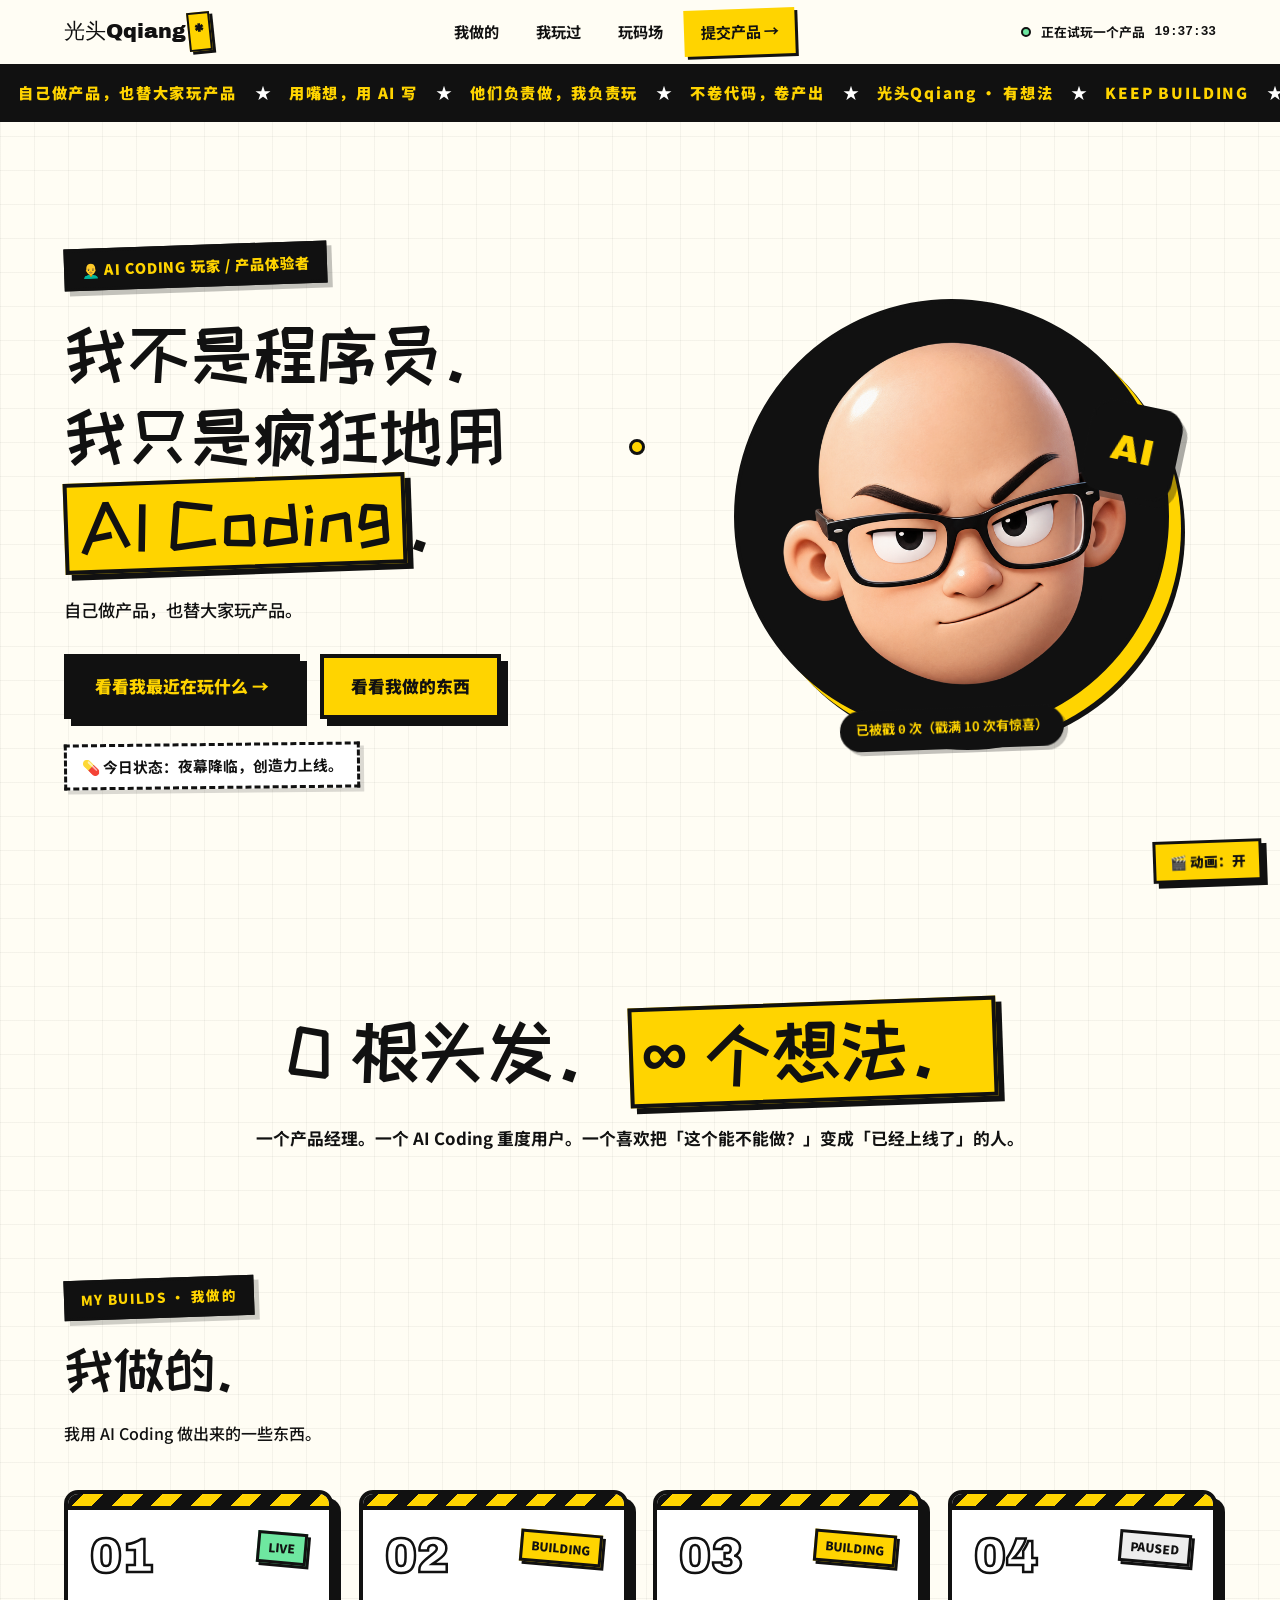
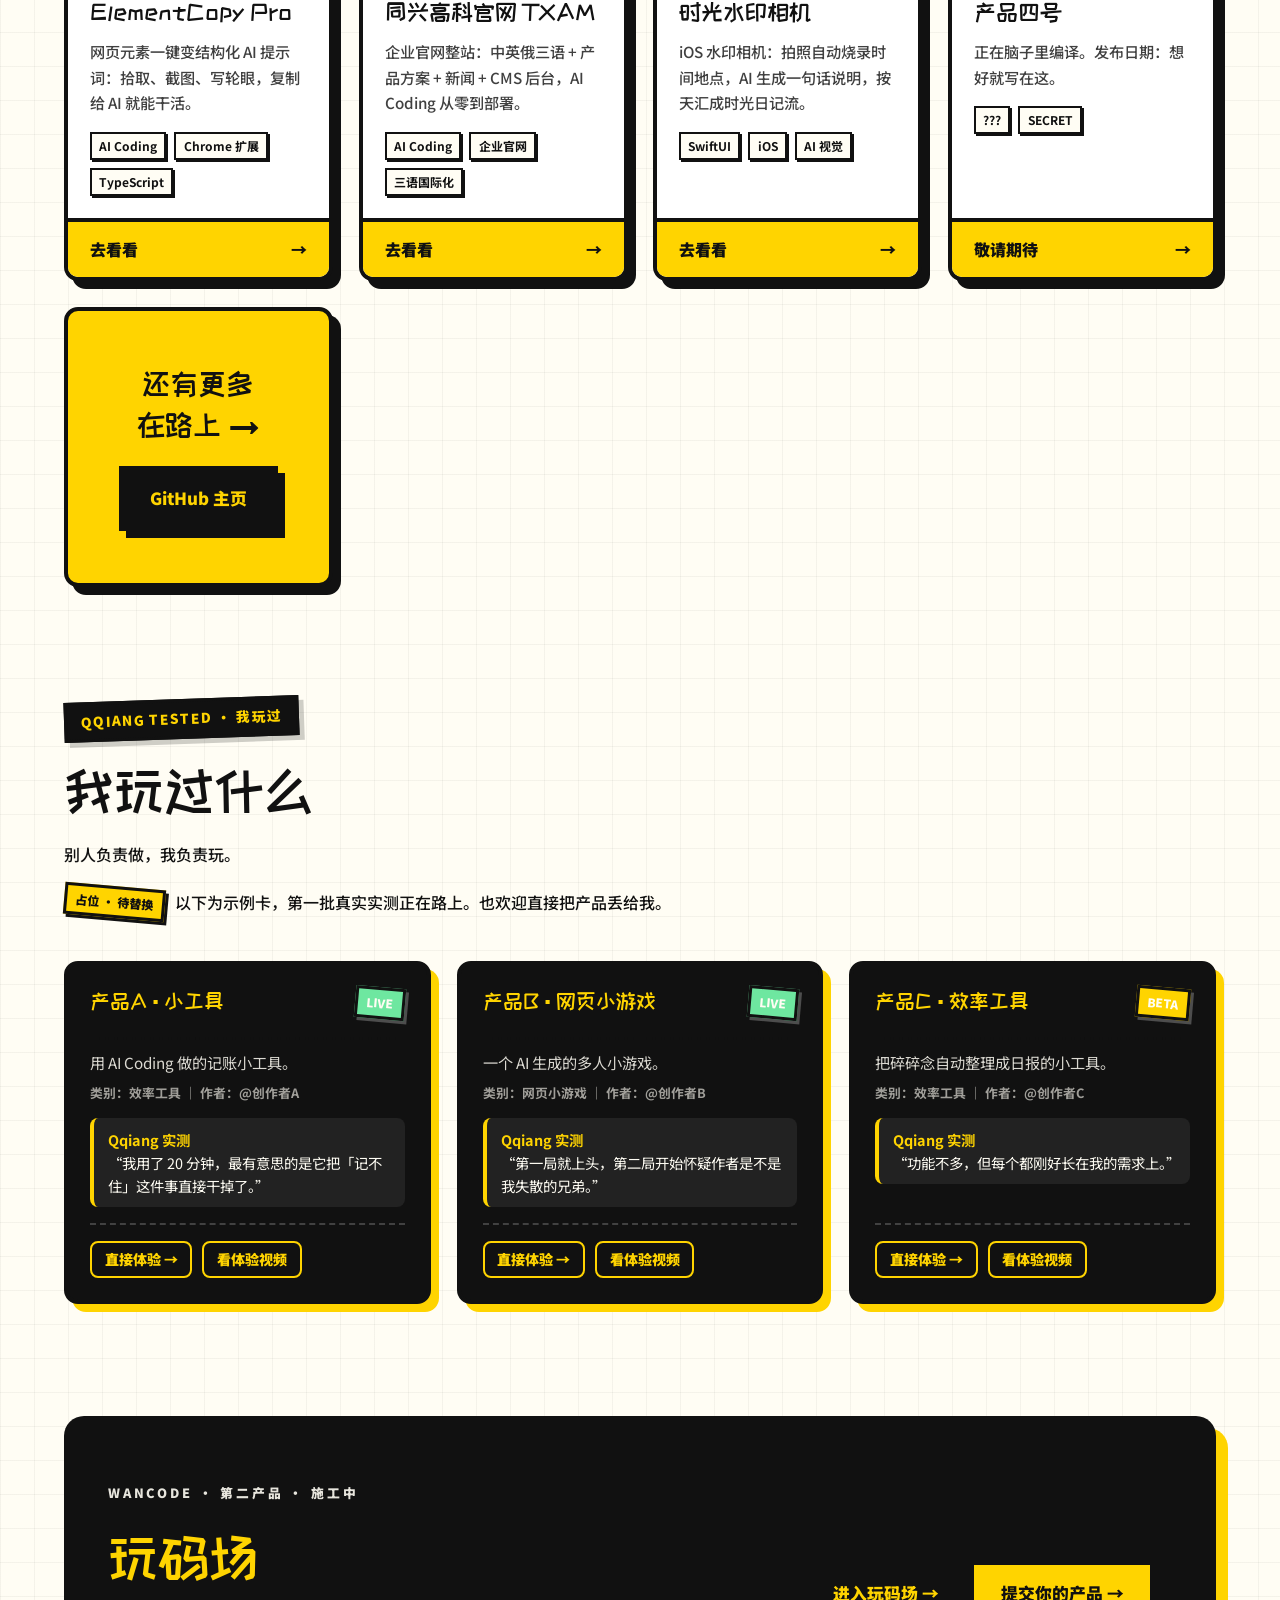
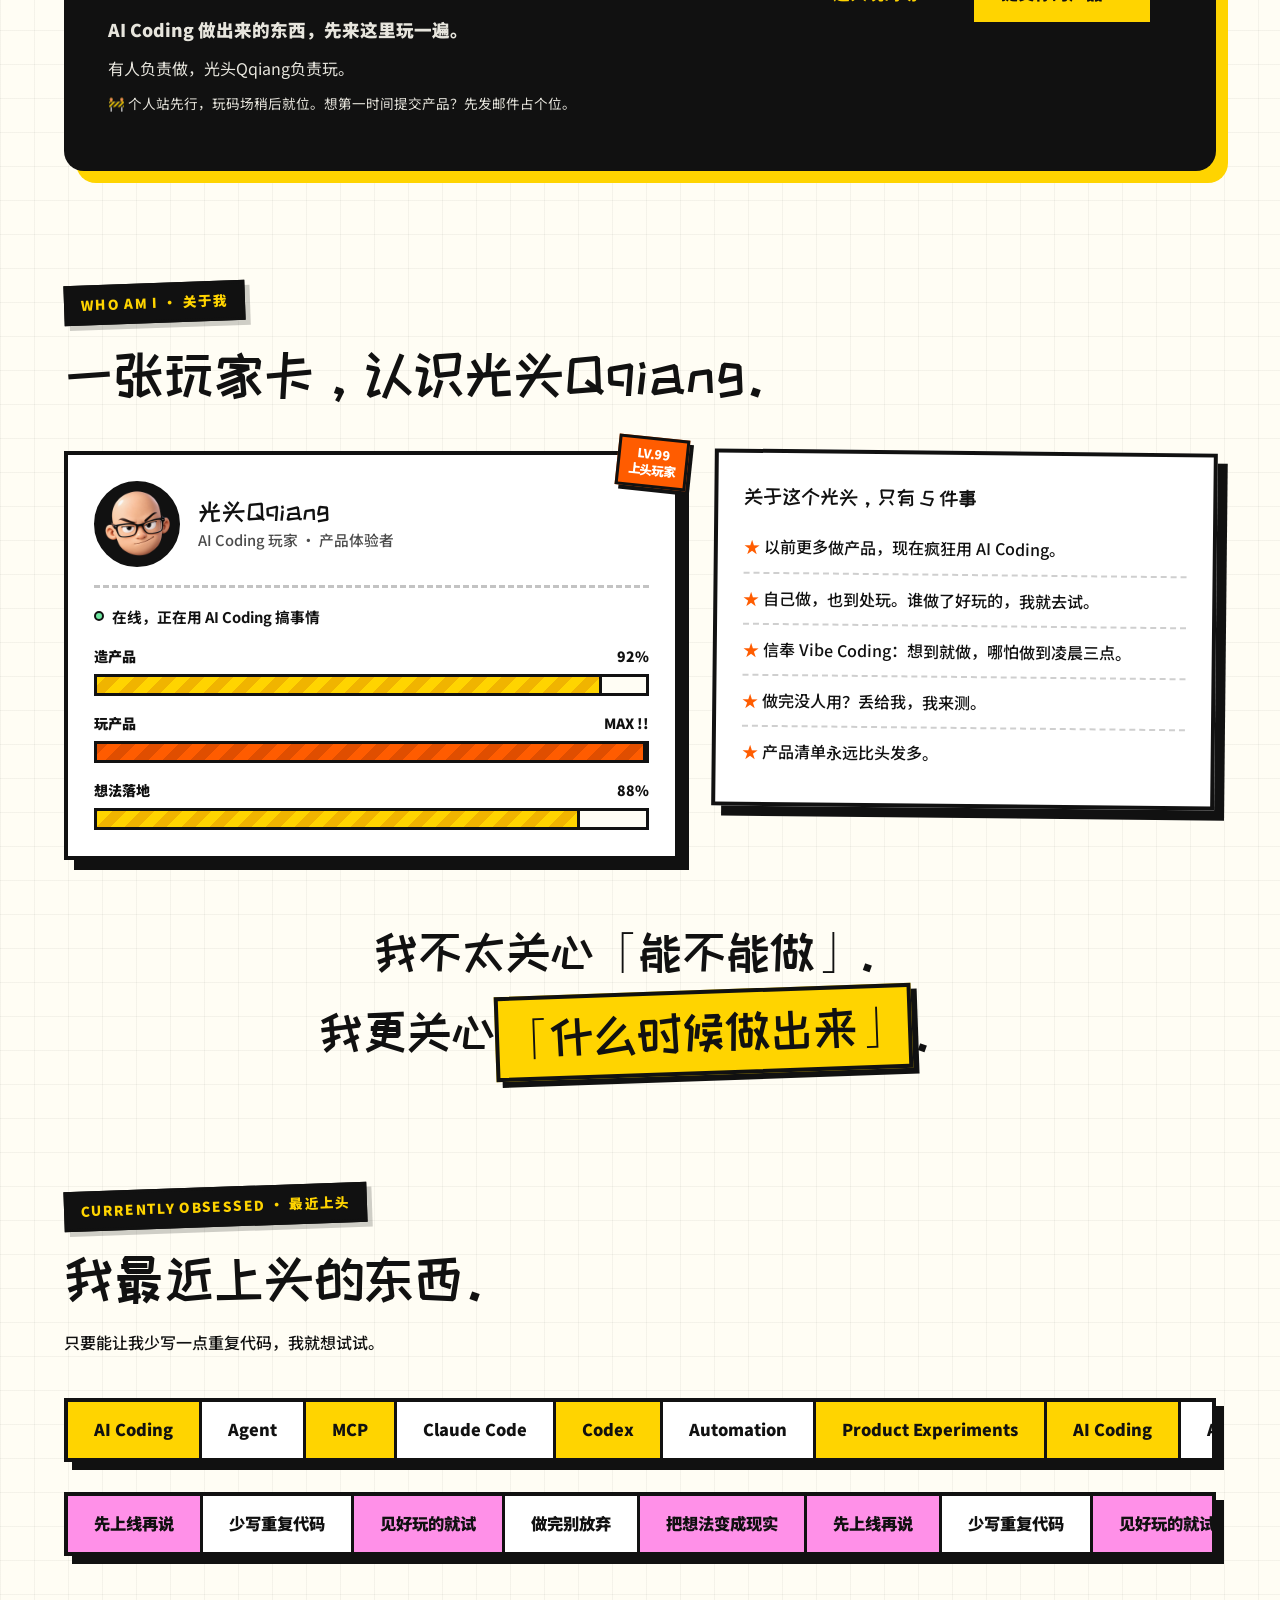
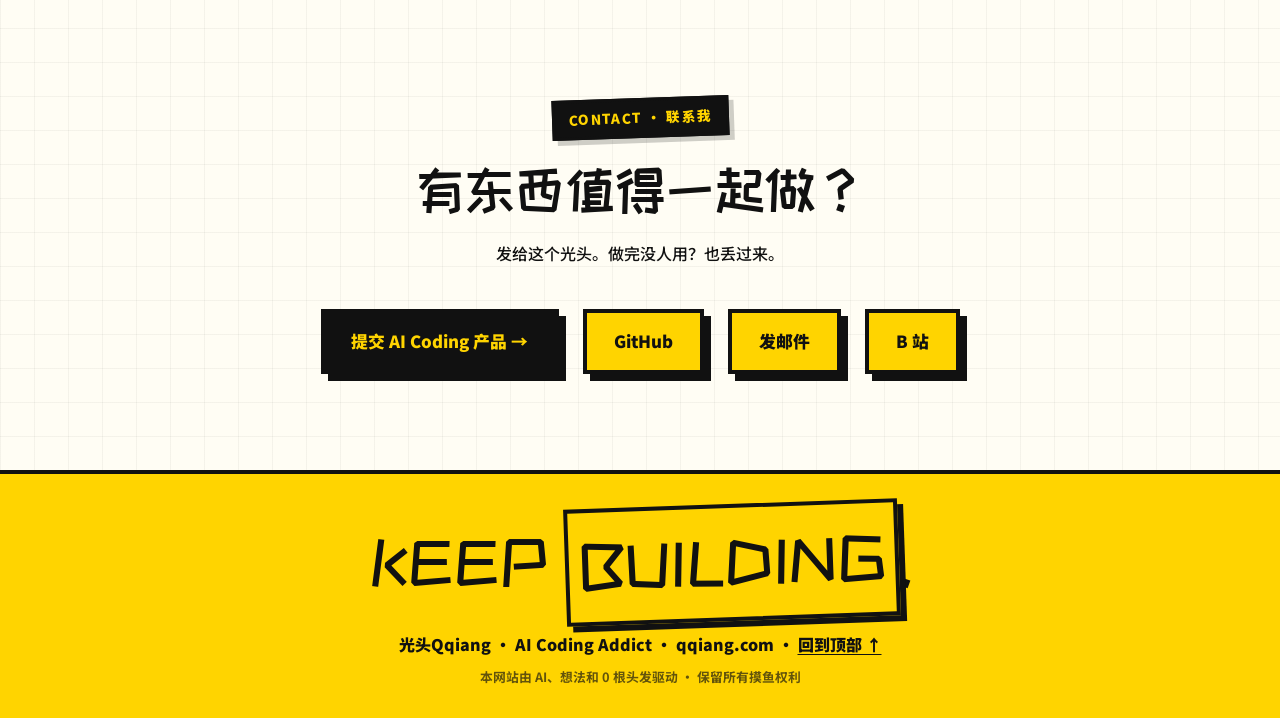
<file: index.html>
<!DOCTYPE html>
<html lang="zh-CN">
<head>
  <meta charset="UTF-8">
  <meta name="viewport" content="width=device-width, initial-scale=1.0">
  <title>光头Qqiang — AI Coding 玩家 / 产品体验者</title>
  <meta name="description" content="自己做产品，也替大家玩产品。持续体验 AI Coding 做出来的真实产品。">
  <meta property="og:title" content="光头Qqiang — AI Coding 玩家 / 产品体验者">
  <meta property="og:description" content="自己做产品，也替大家玩产品。持续体验 AI Coding 做出来的真实产品。">
  <meta property="og:type" content="website">
  <meta property="og:url" content="https://qqiang.com/">
  <meta property="og:image" content="https://qqiang.com/assets/apple-touch-icon.png">
  <meta name="twitter:card" content="summary">
  <link rel="icon" type="image/png" href="assets/favicon.png">
  <link rel="apple-touch-icon" href="assets/apple-touch-icon.png">
  <link rel="preconnect" href="https://fonts.googleapis.com">
  <link rel="preconnect" href="https://fonts.gstatic.com" crossorigin>
  <link href="https://fonts.googleapis.com/css2?family=Archivo+Black&family=Noto+Sans+SC:wght@400;500;700;900&family=ZCOOL+KuaiLe&display=swap" rel="stylesheet">
  <link rel="stylesheet" href="style.css">
</head>
<body>

  <!-- 自定义光标 -->
  <div id="cursor" aria-hidden="true"></div>

  <!-- 顶部导航 -->
  <header class="nav">
    <div class="nav-inner">
      <a class="logo" href="#top">光头Qqiang<b>*</b></a>
      <nav class="nav-links">
        <a href="#work">我做的</a>
        <a href="#played">我玩过</a>
        <a href="wancode/">玩码场</a>
        <a class="nav-cta" href="#contact">提交产品 →</a>
      </nav>
      <div class="status">
        <span class="dot"></span>
        <span class="txt">正在用 AI Coding 搞事情</span>
        <span id="clock">00:00:00</span>
      </div>
    </div>
  </header>

  <!-- 跑马灯 -->
  <div class="ticker" aria-hidden="true">
    <div class="ticker-track">
      <div class="ticker-group">
        <span>自己做产品，也替大家玩产品</span><em>★</em>
        <span>用嘴想，用 AI 写</span><em>★</em>
        <span>他们负责做，我负责玩</span><em>★</em>
        <span>不卷代码，卷产出</span><em>★</em>
        <span>光头Qqiang · 有想法</span><em>★</em>
        <span>KEEP BUILDING</span><em>★</em>
      </div>
      <div class="ticker-group">
        <span>自己做产品，也替大家玩产品</span><em>★</em>
        <span>用嘴想，用 AI 写</span><em>★</em>
        <span>他们负责做，我负责玩</span><em>★</em>
        <span>不卷代码，卷产出</span><em>★</em>
        <span>光头Qqiang · 有想法</span><em>★</em>
        <span>KEEP BUILDING</span><em>★</em>
      </div>
    </div>
  </div>

  <main id="top">

    <!-- ============ 01 HERO ============ -->
    <section class="hero">
      <div class="hero-left">
        <span class="kicker reveal">👨‍🦲 AI CODING 玩家 / 产品体验者</span>
        <h1 class="reveal" data-d=".06s">我不是程序员。<br>我只是疯狂地用 <span class="hl">AI Coding</span>。</h1>
        <p class="hero-sub reveal" data-d=".12s">自己做产品，也替大家玩产品。</p>
        <div class="hero-cta reveal" data-d=".18s">
          <a class="btn dark" href="#played">看看我最近在玩什么 →</a>
          <a class="btn" href="#work">看看我做的东西</a>
        </div>
        <p class="greeting reveal" data-d=".24s" id="greeting">💊 今日状态：加载中…</p>
      </div>

      <div class="hero-right reveal" data-d=".1s">
        <div class="head-zone" id="headZone">
          <div class="head-phy" id="headPhy">
            <img id="headImg" class="head-img" src="assets/ip-hero.png" alt="我的光头头像">
          </div>
          <div class="ai-badge" id="aiBadge">AI</div>
          <span class="head-count">已被戳 <b id="headCounter">0</b> 次（戳满 10 次有惊喜）</span>
        </div>
      </div>
    </section>

    <!-- ============ 02 人格宣言 ============ -->
    <section class="persona">
      <h2 class="reveal">0 根头发。<span class="hl">∞ 个想法。</span></h2>
      <p class="reveal" data-d=".1s">一个产品经理。一个 AI Coding 重度用户。一个喜欢把「这个能不能做？」变成「已经上线了」的人。</p>
    </section>

    <!-- ============ 03 我做的 ============ -->
    <section id="work" class="sec">
      <div class="sec-head">
        <span class="sec-tag reveal">MY BUILDS · 我做的</span>
        <h2 class="reveal" data-d=".06s">我做的。</h2>
        <p class="sec-sub reveal" data-d=".12s">我用 AI Coding 做出来的一些东西。</p>
      </div>

      <!-- ✏️ 下面的卡片改成你自己的产品：标题 / 一句话 / 标签 / 状态 / 链接 -->
      <div class="work-grid reveal" data-d=".05s">
        <article class="card tilt">
          <div class="card-stripes"></div>
          <div class="card-body">
            <div class="card-num">01</div>
            <span class="pill live">LIVE</span>
            <h3>ElementCopy Pro</h3>
            <p>网页元素一键变结构化 AI 提示词：拾取、截图、写轮眼，复制给 AI 就能干活。</p>
            <div class="card-tags"><span>AI Coding</span><span>Chrome 扩展</span><span>TypeScript</span></div>
          </div>
          <a class="card-link" href="https://github.com/Qqiang1206/elementcopy" target="_blank" rel="noopener">去看看 <i>→</i></a>
        </article>

        <article class="card tilt">
          <div class="card-stripes"></div>
          <div class="card-body">
            <div class="card-num">02</div>
            <span class="pill wip">BUILDING</span>
            <h3>同兴高科官网 TXAM</h3>
            <p>企业官网整站：中英俄三语 + 产品方案 + 新闻 + CMS 后台，AI Coding 从零到部署。</p>
            <div class="card-tags"><span>AI Coding</span><span>企业官网</span><span>三语国际化</span></div>
          </div>
          <a class="card-link" href="https://github.com/Qqiang1206/tongxing" target="_blank" rel="noopener">去看看 <i>→</i></a>
        </article>

        <article class="card tilt">
          <div class="card-stripes"></div>
          <div class="card-body">
            <div class="card-num">03</div>
            <span class="pill wip">BUILDING</span>
            <h3>时光水印相机</h3>
            <p>iOS 水印相机：拍照自动烧录时间地点，AI 生成一句话说明，按天汇成时光日记流。</p>
            <div class="card-tags"><span>SwiftUI</span><span>iOS</span><span>AI 视觉</span></div>
          </div>
          <a class="card-link" href="https://github.com/Qqiang1206/memory-camera" target="_blank" rel="noopener">去看看 <i>→</i></a>
        </article>

        <article class="card tilt">
          <div class="card-stripes"></div>
          <div class="card-body">
            <div class="card-num">04</div>
            <span class="pill pending">PAUSED</span>
            <h3>产品四号</h3>
            <p>正在脑子里编译。发布日期：想好就写在这。</p>
            <div class="card-tags"><span>???</span><span>SECRET</span></div>
          </div>
          <a class="card-link" href="#" target="_blank" rel="noopener">敬请期待 <i>→</i></a>
        </article>

        <article class="card ghost-card">
          <p class="gc-big">还有更多<br>在路上 →</p>
          <a class="btn dark" href="https://github.com/Qqiang1206" target="_blank" rel="noopener">GitHub 主页</a>
        </article>
      </div>
    </section>

    <!-- ============ 04 我玩过 ============ -->
    <section id="played" class="sec">
      <div class="sec-head">
        <span class="sec-tag reveal">QQIANG TESTED · 我玩过</span>
        <h2 class="reveal" data-d=".06s">我玩过什么</h2>
        <p class="sec-sub reveal" data-d=".12s">别人负责做，我负责玩。</p>
        <p class="played-notice reveal" data-d=".18s"><span class="pill wip">占位 · 待替换</span> 以下为示例卡，第一批真实实测正在路上。也欢迎直接把产品丢给我。</p>
      </div>

      <!-- 字段预留：productName / author / category / tags / summary / review / videoUrl / productUrl / status -->
      <div class="played-grid reveal" data-d=".05s">
        <!-- ✏️ 换成真实体验记录：产品名 / 一句话 / 作者 / 状态 / 实测感受 / 链接 -->
        <article class="played-card">
          <div class="pc-top">
            <h3>产品A · 小工具</h3>
            <span class="pill live">LIVE</span>
          </div>
          <p class="pc-desc">用 AI Coding 做的记账小工具。</p>
          <p class="pc-author">类别：效率工具 ｜ 作者：@创作者A</p>
          <blockquote class="pc-quote"><b>Qqiang 实测</b><br>“我用了 20 分钟，最有意思的是它把「记不住」这件事直接干掉了。”</blockquote>
          <div class="pc-actions">
            <a href="#" data-placeholder>直接体验 →</a>
            <a href="#" data-placeholder>看体验视频</a>
          </div>
        </article>

        <article class="played-card">
          <div class="pc-top">
            <h3>产品B · 网页小游戏</h3>
            <span class="pill live">LIVE</span>
          </div>
          <p class="pc-desc">一个 AI 生成的多人小游戏。</p>
          <p class="pc-author">类别：网页小游戏 ｜ 作者：@创作者B</p>
          <blockquote class="pc-quote"><b>Qqiang 实测</b><br>“第一局就上头，第二局开始怀疑作者是不是我失散的兄弟。”</blockquote>
          <div class="pc-actions">
            <a href="#" data-placeholder>直接体验 →</a>
            <a href="#" data-placeholder>看体验视频</a>
          </div>
        </article>

        <article class="played-card">
          <div class="pc-top">
            <h3>产品C · 效率工具</h3>
            <span class="pill wip">BETA</span>
          </div>
          <p class="pc-desc">把碎碎念自动整理成日报的小工具。</p>
          <p class="pc-author">类别：效率工具 ｜ 作者：@创作者C</p>
          <blockquote class="pc-quote"><b>Qqiang 实测</b><br>“功能不多，但每个都刚好长在我的需求上。”</blockquote>
          <div class="pc-actions">
            <a href="#" data-placeholder>直接体验 →</a>
            <a href="#" data-placeholder>看体验视频</a>
          </div>
        </article>
      </div>
    </section>

    <!-- ============ 05 玩码场入口 ============ -->
    <section id="wancode" class="sec">
      <div class="wancode-band reveal">
        <div>
          <p class="wancode-en">WANCODE · 第二产品 · 施工中</p>
          <h2>玩码场</h2>
          <p class="wancode-slogan">AI Coding 做出来的东西，先来这里玩一遍。</p>
          <p>有人负责做，光头Qqiang负责玩。</p>
          <p class="wancode-note">🚧 个人站先行，玩码场稍后就位。想第一时间提交产品？先发邮件占个位。</p>
        </div>
        <div class="wancode-cta">
          <a class="btn dark" href="wancode/">进入玩码场 →</a>
          <a class="btn" href="mailto:290329033@qq.com?subject=提交你的产品">提交你的产品 →</a>
        </div>
      </div>
    </section>

    <!-- ============ 06 关于我 ============ -->
    <section id="about" class="sec">
      <div class="sec-head">
        <span class="sec-tag reveal">WHO AM I · 关于我</span>
        <h2 class="reveal" data-d=".06s">一张玩家卡，认识光头Qqiang。</h2>
      </div>
      <div class="about-grid">
        <div class="player-card reveal">
          <div class="pc-top">
            <img class="pc-avatar" src="assets/ip-hero.png" alt="光头Qqiang 的头像">
            <div class="pc-info">
              <h3>光头Qqiang</h3>
              <p>AI Coding 玩家 · 产品体验者</p>
            </div>
            <span class="lv-sticker">LV.99<br>上头玩家</span>
          </div>
          <p class="pc-status"><span class="dot"></span> 在线，正在用 AI Coding 搞事情</p>
          <div class="stat-bars">
            <div class="bar">
              <div class="bar-top"><span>造产品</span><span>92%</span></div>
              <div class="bar-track"><div class="bar-fill" style="--w:92%"></div></div>
            </div>
            <div class="bar">
              <div class="bar-top"><span>玩产品</span><span>MAX !!</span></div>
              <div class="bar-track"><div class="bar-fill max" style="--w:100%"></div></div>
            </div>
            <div class="bar">
              <div class="bar-top"><span>想法落地</span><span>88%</span></div>
              <div class="bar-track"><div class="bar-fill" style="--w:88%"></div></div>
            </div>
          </div>
        </div>

        <div class="facts-box reveal" data-d=".1s">
          <h3>关于这个光头，只有 5 件事</h3>
          <ul class="facts">
            <li>以前更多做产品，现在疯狂用 AI Coding。</li>
            <li>自己做，也到处玩。谁做了好玩的，我就去试。</li>
            <li>信奉 Vibe Coding：想到就做，哪怕做到凌晨三点。</li>
            <li>做完没人用？丢给我，我来测。</li>
            <li>产品清单永远比头发多。</li>
          </ul>
        </div>
      </div>
      <p class="about-big reveal" data-d=".1s">我不太关心「能不能做」。<br>我更关心<span class="hl">「什么时候做出来」</span>。</p>
    </section>

    <!-- ============ 07 最近上头 ============ -->
    <section id="hyped" class="sec">
      <div class="sec-head">
        <span class="sec-tag reveal">CURRENTLY OBSESSED · 最近上头</span>
        <h2 class="reveal" data-d=".06s">我最近上头的东西。</h2>
        <p class="sec-sub reveal" data-d=".12s">只要能让我少写一点重复代码，我就想试试。</p>
      </div>

      <div class="mrow reveal" data-d=".05s">
        <div class="m-track">
          <div class="m-group">
            <span class="chip">AI Coding</span><span class="chip">Agent</span><span class="chip">MCP</span><span class="chip">Claude Code</span><span class="chip">Codex</span><span class="chip">Automation</span><span class="chip">Product Experiments</span>
          </div>
          <div class="m-group">
            <span class="chip">AI Coding</span><span class="chip">Agent</span><span class="chip">MCP</span><span class="chip">Claude Code</span><span class="chip">Codex</span><span class="chip">Automation</span><span class="chip">Product Experiments</span>
          </div>
        </div>
      </div>

      <div class="mrow alt reveal" data-d=".1s">
        <div class="m-track rev">
          <div class="m-group">
            <span class="chip">先上线再说</span><span class="chip">少写重复代码</span><span class="chip">见好玩的就试</span><span class="chip">做完别放弃</span><span class="chip">把想法变成现实</span>
          </div>
          <div class="m-group">
            <span class="chip">先上线再说</span><span class="chip">少写重复代码</span><span class="chip">见好玩的就试</span><span class="chip">做完别放弃</span><span class="chip">把想法变成现实</span>
          </div>
        </div>
      </div>
    </section>

    <!-- ============ 08 联系 ============ -->
    <section id="contact" class="sec contact">
      <div class="sec-head center">
        <span class="sec-tag reveal">CONTACT · 联系我</span>
        <h2 class="giant reveal" data-d=".06s">有东西值得一起做？</h2>
        <p class="sec-sub reveal" data-d=".12s">发给这个光头。做完没人用？也丢过来。</p>
      </div>
      <div class="cta-row reveal" data-d=".18s">
        <!-- ✏️ B站链接已填，其他按需调整 -->
        <a class="btn dark" href="mailto:290329033@qq.com?subject=提交一个%20AI%20Coding%20产品">提交 AI Coding 产品 →</a>
        <a class="btn" href="https://github.com/Qqiang1206" target="_blank" rel="noopener">GitHub</a>
        <a class="btn" href="mailto:290329033@qq.com?subject=你好呀%EF%BC%8C%E4%BB%8E%E4%BD%A0%E7%BD%91%E7%AB%99%E6%9D%A5%E7%9A%84">发邮件</a>
        <a class="btn" href="https://space.bilibili.com/640872235" target="_blank" rel="noopener">B 站</a>
      </div>
    </section>

  </main>

  <footer class="foot">
    <p class="foot-keep">KEEP <span class="hl">BUILDING</span>.</p>
    <p>光头Qqiang · AI Coding Addict · qqiang.com · <a href="#top">回到顶部 ↑</a></p>
    <p class="foot-sub">本网站由 AI、想法和 0 根头发驱动 · 保留所有摸鱼权利</p>
  </footer>

  <!-- 动画开关 -->
  <button id="motionToggle" class="motion-toggle" type="button" aria-pressed="true">🎬 动画：开</button>

  <div id="toast" role="status" aria-live="polite"></div>
  <canvas id="confetti" aria-hidden="true"></canvas>

  <script src="script.js"></script>
</body>
</html>
</file>
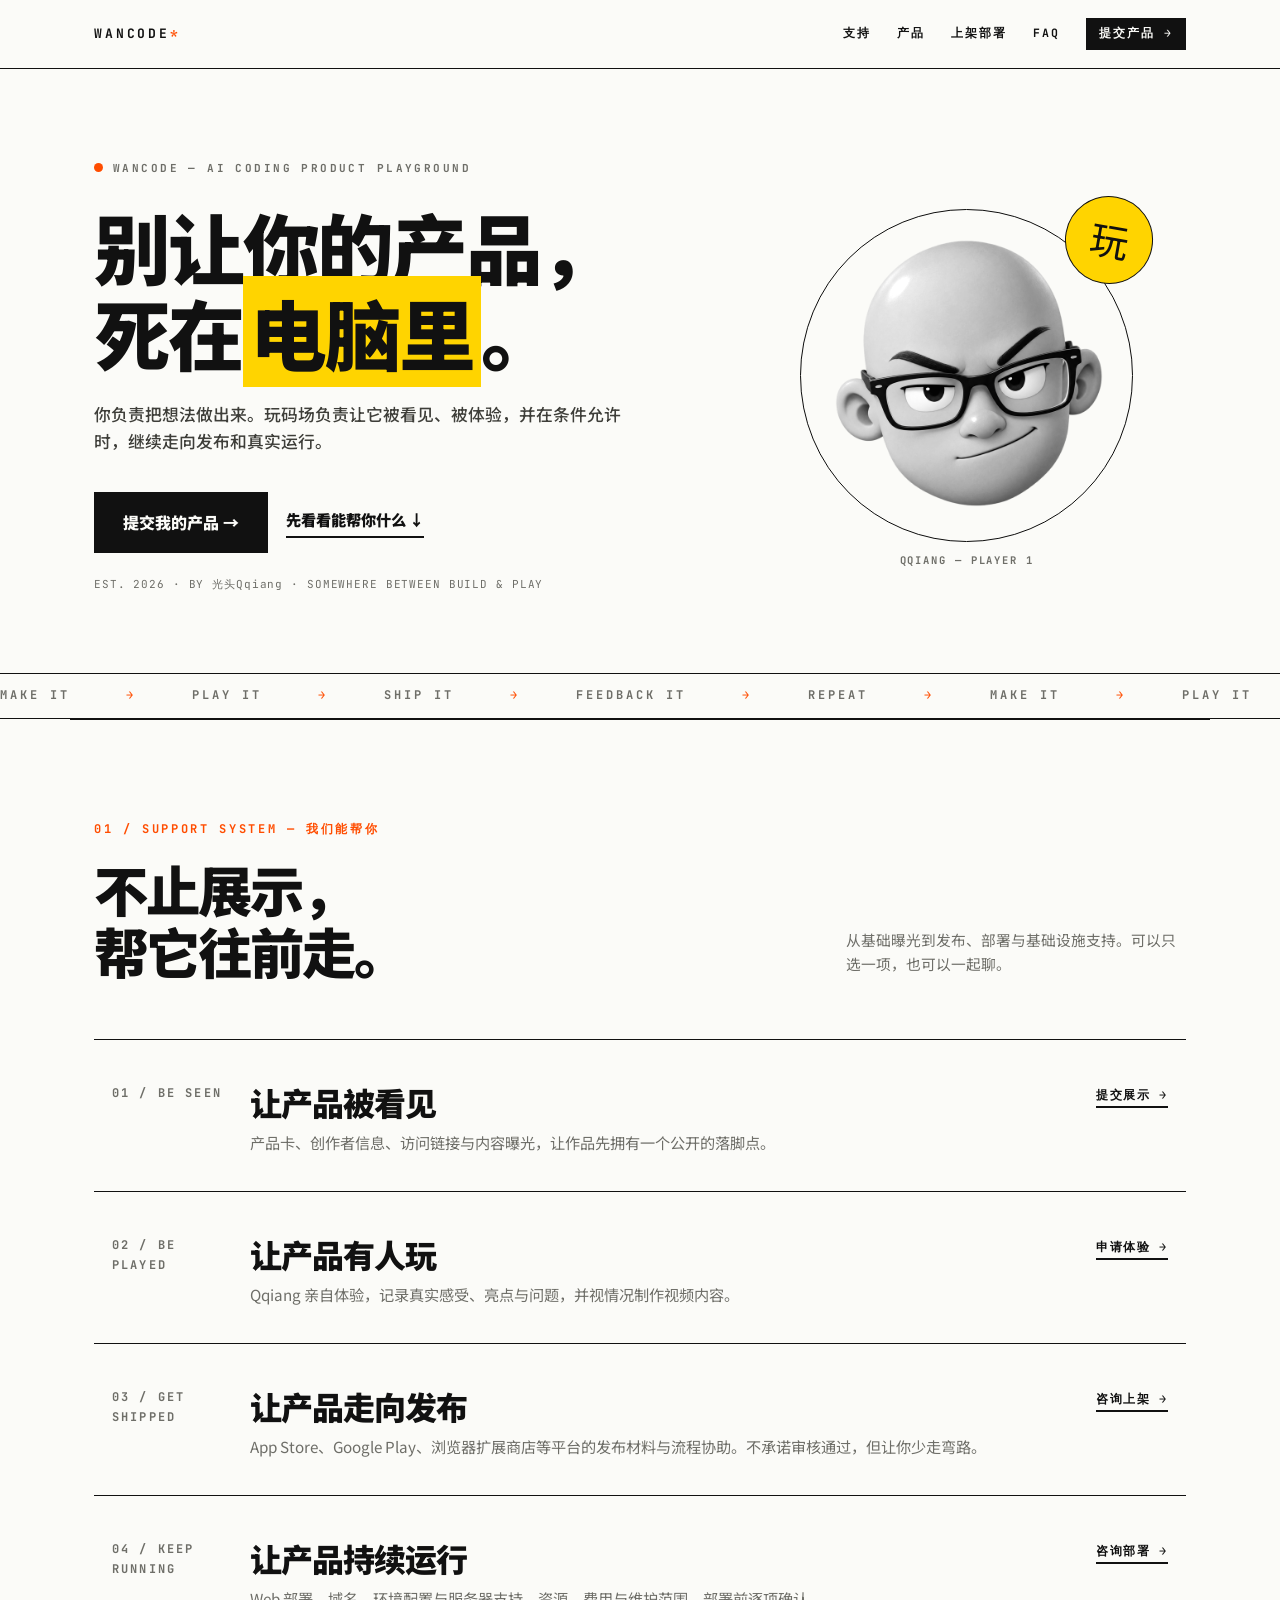
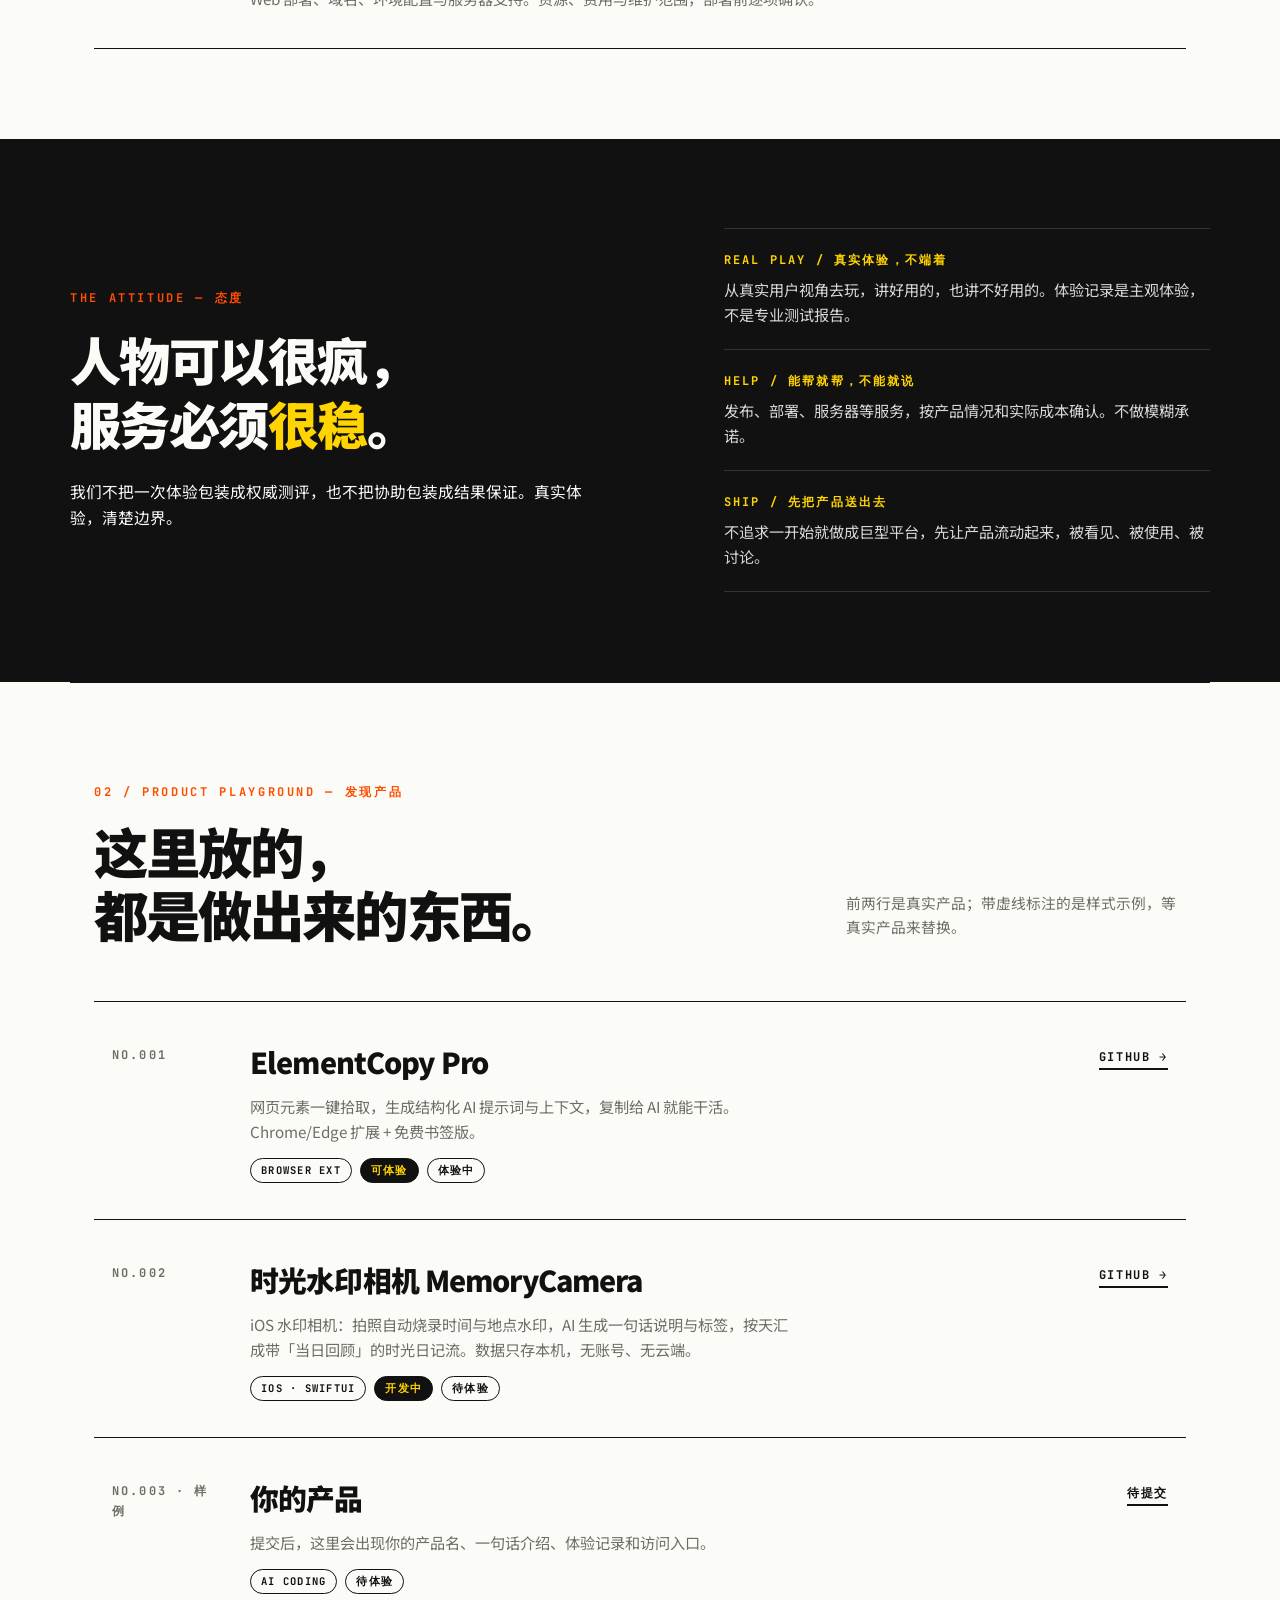
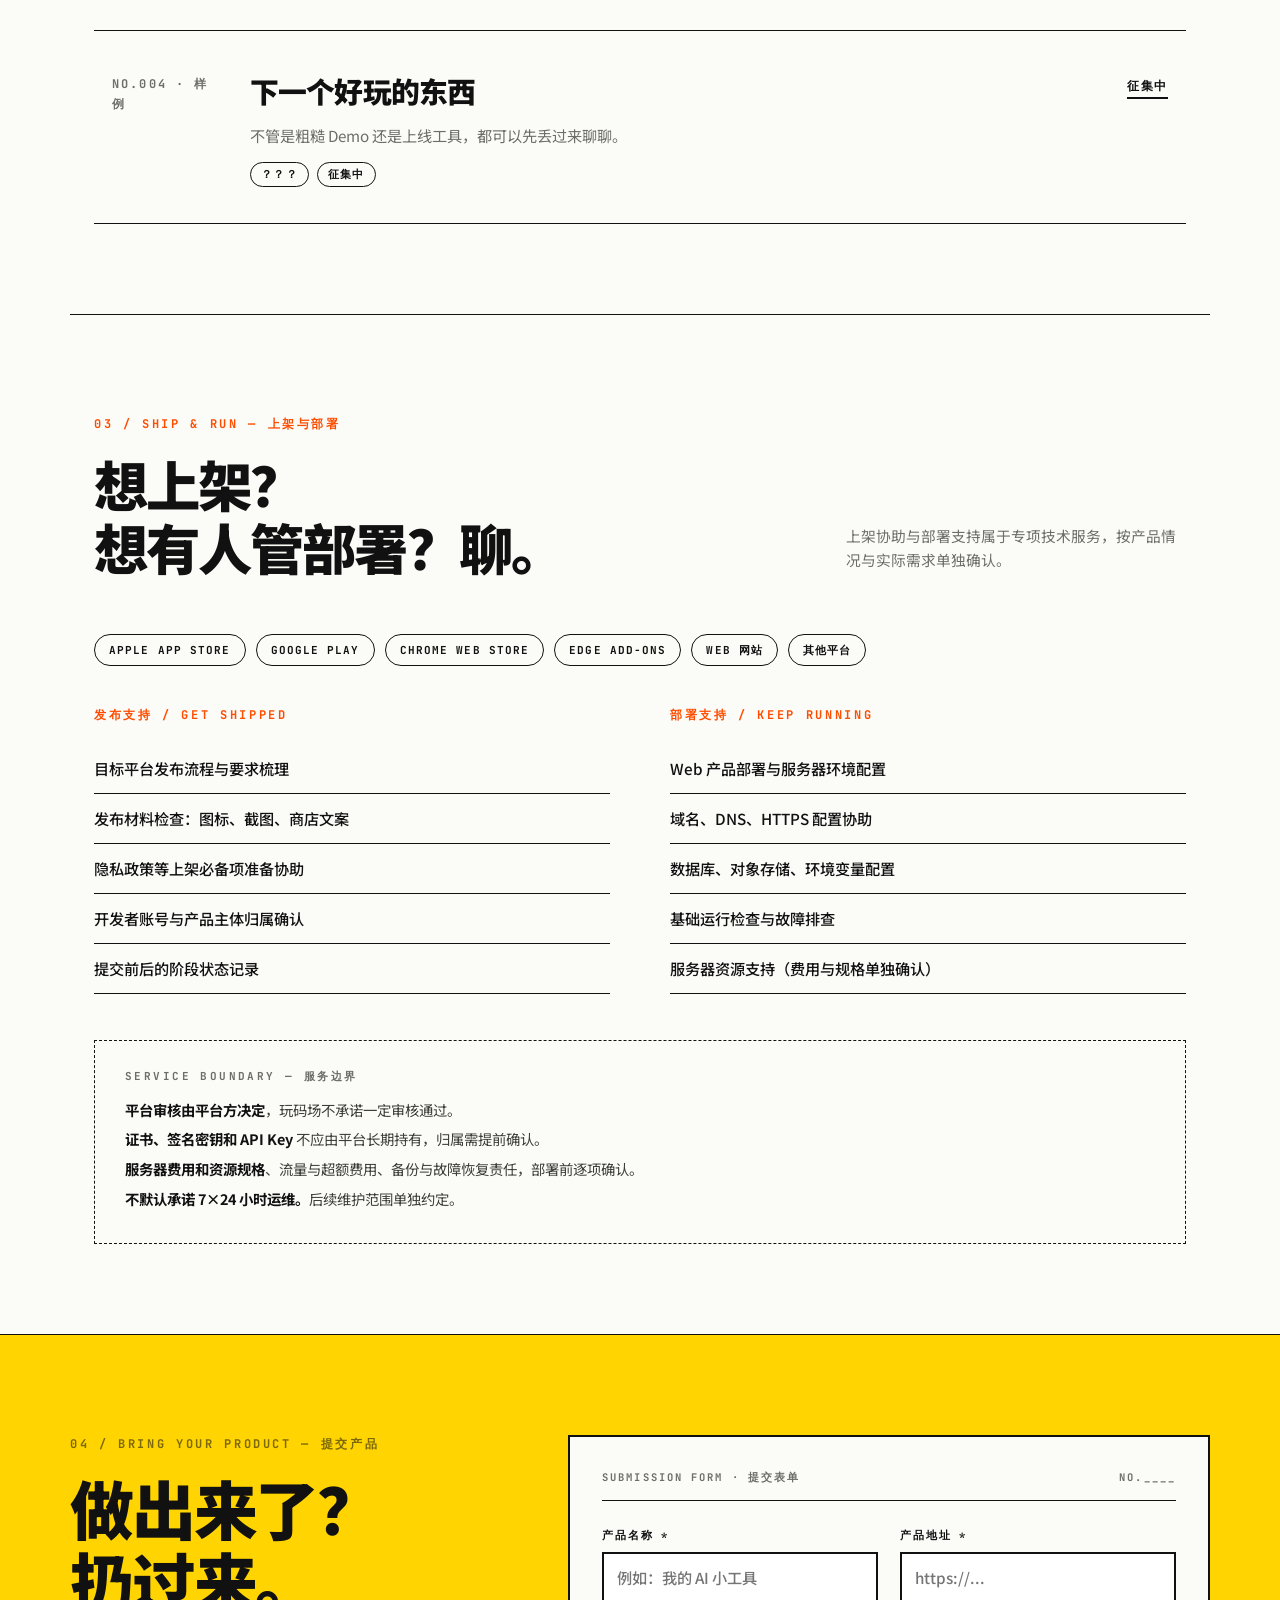
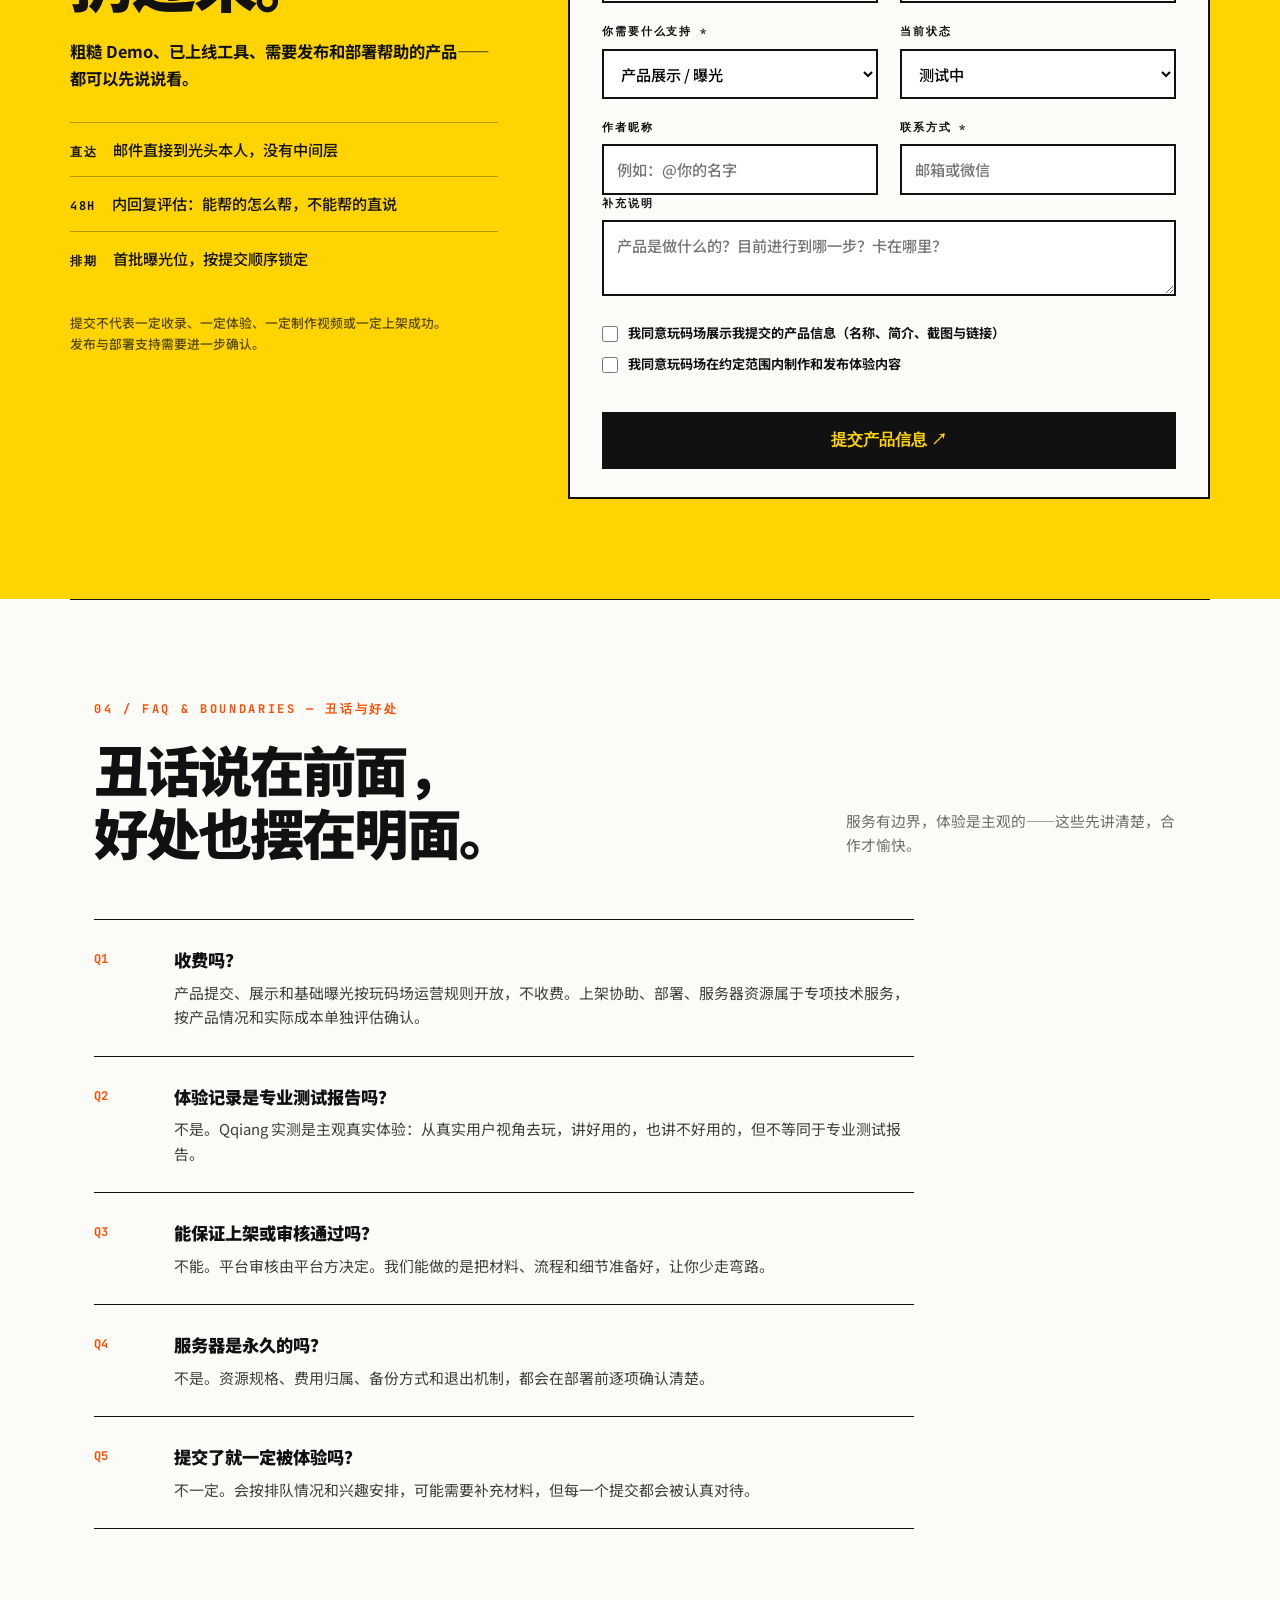
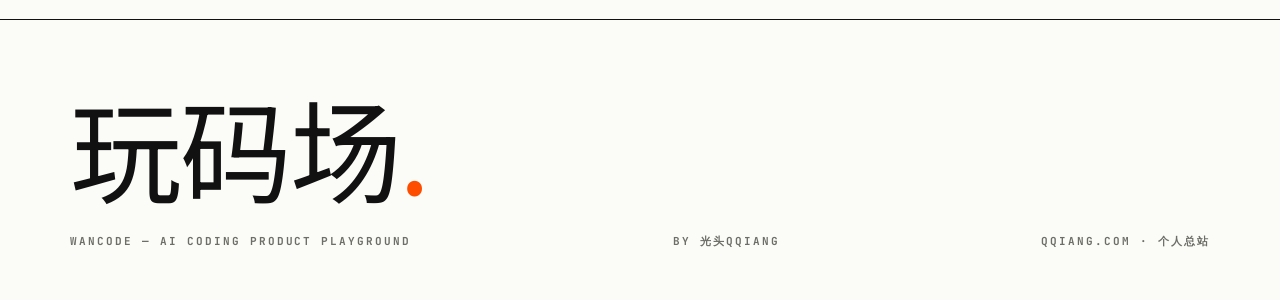
<file: wancode/index.html>
<!DOCTYPE html>
<html lang="zh-CN">
<head>
<meta charset="UTF-8" />
<meta name="viewport" content="width=device-width, initial-scale=1.0" />
<title>玩码场 Wancode — 让 AI Coding 做出来的产品走出去</title>
<meta name="description" content="玩码场：AI Coding 产品展示、真实体验、发布上架与部署支持平台。别让你的产品，死在电脑里。" />
<meta property="og:title" content="玩码场 Wancode — 让 AI Coding 做出来的产品走出去" />
<meta property="og:description" content="AI Coding 产品展示、真实体验、发布上架与部署支持平台。" />
<meta property="og:type" content="website" />
<meta property="og:url" content="https://qqiang.com/wancode/" />
<meta property="og:image" content="https://qqiang.com/assets/apple-touch-icon.png" />
<meta name="twitter:card" content="summary" />
<link rel="icon" type="image/png" href="../assets/favicon.png">
<link rel="apple-touch-icon" href="../assets/apple-touch-icon.png">
<link rel="preconnect" href="https://fonts.googleapis.com">
<link rel="preconnect" href="https://fonts.gstatic.com" crossorigin>
<link href="https://fonts.googleapis.com/css2?family=JetBrains+Mono:wght@400;700&family=Noto+Sans+SC:wght@400;500;700;900&display=swap" rel="stylesheet">
<link rel="stylesheet" href="style.css?v=22">
</head>
<body id="top">

<!-- 导航 -->
<header class="nav">
  <div class="nav-inner">
    <a class="wordmark" href="#top">Wancode<b>*</b></a>
    <nav class="nav-links">
      <a href="#services">支持</a>
      <a href="#products">产品</a>
      <a href="#ship">上架部署</a>
      <a href="#faq">FAQ</a>
      <a class="nav-cta" href="#submit">提交产品 →</a>
    </nav>
  </div>
</header>

<!-- ============ HERO ============ -->
<section class="hero">
  <div>
    <p class="eyebrow reveal">Wancode — AI Coding Product Playground</p>
    <h1 class="reveal" data-d=".06s">别让你的产品，<br>死在<span class="hl">电脑里</span>。</h1>
    <p class="hero-copy reveal" data-d=".12s">你负责把想法做出来。玩码场负责让它被看见、被体验，并在条件允许时，继续走向发布和真实运行。</p>
    <div class="hero-cta reveal" data-d=".18s">
      <a class="btn-solid" href="#submit">提交我的产品 →</a>
      <a class="btn-line" href="#services">先看看能帮你什么 ↓</a>
    </div>
    <p class="hero-note reveal" data-d=".24s">EST. 2026 · BY 光头Qqiang · SOMEWHERE BETWEEN BUILD &amp; PLAY</p>
  </div>
  <div class="ip-wrap reveal" data-d=".1s">
    <div class="ip-coin">
      <img src="../assets/ip-hero.png" alt="光头Qqiang IP 形象（悬停恢复彩色）">
      <div class="ip-badge">玩</div>
      <div class="ip-caption">Qqiang — Player 1</div>
    </div>
  </div>
</section>

<!-- 跑马灯 -->
<div class="marquee" aria-hidden="true">
  <div class="marquee-track">
    <span>Make it<b>→</b></span><span>Play it<b>→</b></span><span>Ship it<b>→</b></span><span>Feedback it<b>→</b></span><span>Repeat<b>→</b></span>
    <span>Make it<b>→</b></span><span>Play it<b>→</b></span><span>Ship it<b>→</b></span><span>Feedback it<b>→</b></span><span>Repeat<b>→</b></span>
    <span>Make it<b>→</b></span><span>Play it<b>→</b></span><span>Ship it<b>→</b></span><span>Feedback it<b>→</b></span><span>Repeat<b>→</b></span>
    <span>Make it<b>→</b></span><span>Play it<b>→</b></span><span>Ship it<b>→</b></span><span>Feedback it<b>→</b></span><span>Repeat<b>→</b></span>
  </div>
</div>

<!-- ============ 01 支持体系 ============ -->
<section class="sec" id="services">
  <div class="sec-head">
    <div>
      <span class="sec-idx">01 / Support system — 我们能帮你</span>
      <h2>不止展示，<br>帮它往前走。</h2>
    </div>
    <p class="sec-desc">从基础曝光到发布、部署与基础设施支持。可以只选一项，也可以一起聊。</p>
  </div>

  <a class="srow" href="#submit">
    <span class="s-idx">01 / Be seen</span>
    <span>
      <span class="s-name">让产品被看见</span><br>
      <span class="s-desc">产品卡、创作者信息、访问链接与内容曝光，让作品先拥有一个公开的落脚点。</span>
    </span>
    <span class="s-go">提交展示 →</span>
  </a>
  <a class="srow" href="#submit">
    <span class="s-idx">02 / Be played</span>
    <span>
      <span class="s-name">让产品有人玩</span><br>
      <span class="s-desc">Qqiang 亲自体验，记录真实感受、亮点与问题，并视情况制作视频内容。</span>
    </span>
    <span class="s-go">申请体验 →</span>
  </a>
  <a class="srow" href="#submit">
    <span class="s-idx">03 / Get shipped</span>
    <span>
      <span class="s-name">让产品走向发布</span><br>
      <span class="s-desc">App Store、Google Play、浏览器扩展商店等平台的发布材料与流程协助。不承诺审核通过，但让你少走弯路。</span>
    </span>
    <span class="s-go">咨询上架 →</span>
  </a>
  <a class="srow" href="#submit">
    <span class="s-idx">04 / Keep running</span>
    <span>
      <span class="s-name">让产品持续运行</span><br>
      <span class="s-desc">Web 部署、域名、环境配置与服务器支持。资源、费用与维护范围，部署前逐项确认。</span>
    </span>
    <span class="s-go">咨询部署 →</span>
  </a>
</section>

<!-- ============ 态度宣言 ============ -->
<section class="attitude">
  <div class="attitude-inner">
    <div>
      <span class="sec-idx reveal">The attitude — 态度</span>
      <h2 class="reveal" data-d=".06s">人物可以很疯，<br>服务必须<em>很稳</em>。</h2>
      <p class="att-lead reveal" data-d=".12s">我们不把一次体验包装成权威测评，也不把协助包装成结果保证。真实体验，清楚边界。</p>
    </div>
    <ul class="att-list">
      <li class="reveal"><b>Real play / 真实体验，不端着</b><p>从真实用户视角去玩，讲好用的，也讲不好用的。体验记录是主观体验，不是专业测试报告。</p></li>
      <li class="reveal" data-d=".08s"><b>Help / 能帮就帮，不能就说</b><p>发布、部署、服务器等服务，按产品情况和实际成本确认。不做模糊承诺。</p></li>
      <li class="reveal" data-d=".16s"><b>Ship / 先把产品送出去</b><p>不追求一开始就做成巨型平台，先让产品流动起来，被看见、被使用、被讨论。</p></li>
    </ul>
  </div>
</section>

<!-- ============ 02 发现产品 ============ -->
<section class="sec" id="products">
  <div class="sec-head">
    <div>
      <span class="sec-idx">02 / Product playground — 发现产品</span>
      <h2>这里放的，<br>都是做出来的东西。</h2>
    </div>
    <p class="sec-desc">前两行是真实产品；带虚线标注的是样式示例，等真实产品来替换。</p>
  </div>

  <div class="prod">
    <span class="p-idx">NO.001</span>
    <div>
      <h3>ElementCopy Pro</h3>
      <p class="p-desc">网页元素一键拾取，生成结构化 AI 提示词与上下文，复制给 AI 就能干活。Chrome/Edge 扩展 + 免费书签版。</p>
      <div class="p-tags"><span>Browser Ext</span><span class="ok">可体验</span><span>体验中</span></div>
    </div>
    <a class="p-go" href="https://github.com/Qqiang1206/elementcopy" target="_blank" rel="noopener">GitHub →</a>
  </div>

  <!-- ✏️ 真实产品：时光水印相机 -->
  <div class="prod">
    <span class="p-idx">NO.002</span>
    <div>
      <h3>时光水印相机 MemoryCamera</h3>
      <p class="p-desc">iOS 水印相机：拍照自动烧录时间与地点水印，AI 生成一句话说明与标签，按天汇成带「当日回顾」的时光日记流。数据只存本机，无账号、无云端。</p>
      <div class="p-tags"><span>iOS · SwiftUI</span><span class="ok">开发中</span><span>待体验</span></div>
    </div>
    <a class="p-go" href="https://github.com/Qqiang1206/memory-camera" target="_blank" rel="noopener">GitHub →</a>
  </div>

  <!-- ✏️ 样例行：接入真实产品后替换 -->
  <div class="prod sample">
    <span class="p-idx">NO.003 · 样例</span>
    <div>
      <h3>你的产品</h3>
      <p class="p-desc">提交后，这里会出现你的产品名、一句话介绍、体验记录和访问入口。</p>
      <div class="p-tags"><span>AI Coding</span><span>待体验</span></div>
    </div>
    <span class="p-go">待提交</span>
  </div>
  <div class="prod sample">
    <span class="p-idx">NO.004 · 样例</span>
    <div>
      <h3>下一个好玩的东西</h3>
      <p class="p-desc">不管是粗糙 Demo 还是上线工具，都可以先丢过来聊聊。</p>
      <div class="p-tags"><span>？？？</span><span>征集中</span></div>
    </div>
    <span class="p-go">征集中</span>
  </div>
</section>

<!-- ============ 03 上架与部署 ============ -->
<section class="sec" id="ship">
  <div class="sec-head">
    <div>
      <span class="sec-idx">03 / Ship &amp; run — 上架与部署</span>
      <h2>想上架？<br>想有人管部署？聊。</h2>
    </div>
    <p class="sec-desc">上架协助与部署支持属于专项技术服务，按产品情况与实际需求单独确认。</p>
  </div>

  <div class="platforms">
    <span>Apple App Store</span><span>Google Play</span><span>Chrome Web Store</span><span>Edge Add-ons</span><span>Web 网站</span><span>其他平台</span>
  </div>

  <div class="ship-grid">
    <div class="ship-col">
      <h3>发布支持 / Get shipped</h3>
      <ul>
        <li>目标平台发布流程与要求梳理</li>
        <li>发布材料检查：图标、截图、商店文案</li>
        <li>隐私政策等上架必备项准备协助</li>
        <li>开发者账号与产品主体归属确认</li>
        <li>提交前后的阶段状态记录</li>
      </ul>
    </div>
    <div class="ship-col">
      <h3>部署支持 / Keep running</h3>
      <ul>
        <li>Web 产品部署与服务器环境配置</li>
        <li>域名、DNS、HTTPS 配置协助</li>
        <li>数据库、对象存储、环境变量配置</li>
        <li>基础运行检查与故障排查</li>
        <li>服务器资源支持（费用与规格单独确认）</li>
      </ul>
    </div>
  </div>

  <div class="boundary">
    <h4>Service boundary — 服务边界</h4>
    <p><b>平台审核由平台方决定</b>，玩码场不承诺一定审核通过。</p>
    <p><b>证书、签名密钥和 API Key</b> 不应由平台长期持有，归属需提前确认。</p>
    <p><b>服务器费用和资源规格</b>、流量与超额费用、备份与故障恢复责任，部署前逐项确认。</p>
    <p><b>不默认承诺 7×24 小时运维。</b>后续维护范围单独约定。</p>
  </div>
</section>

<!-- ============ 04 提交 ============ -->
<section class="submit-sec" id="submit">
  <div class="submit-inner">
    <div class="submit-pitch">
      <span class="sec-idx">04 / Bring your product — 提交产品</span>
      <h2>做出来了？<br>扔过来。</h2>
      <p class="submit-lede">粗糙 Demo、已上线工具、需要发布和部署帮助的产品——都可以先说说看。</p>
      <ul class="after-list">
        <li><b>直达</b>邮件直接到光头本人，没有中间层</li>
        <li><b>48H</b>内回复评估：能帮的怎么帮，不能帮的直说</li>
        <li><b>排期</b>首批曝光位，按提交顺序锁定</li>
      </ul>
      <p class="submit-tiny">提交不代表一定收录、一定体验、一定制作视频或一定上架成功。发布与部署支持需要进一步确认。</p>
    </div>
    <form class="wform" id="wancodeForm">
      <div class="wform-head"><span>Submission form · 提交表单</span><span>NO.____</span></div>
      <div class="f-grid">
        <div class="field"><label for="f-name">产品名称 *</label><input id="f-name" required placeholder="例如：我的 AI 小工具" /></div>
        <div class="field"><label for="f-url">产品地址 *</label><input id="f-url" type="url" required placeholder="https://..." /></div>
        <div class="field"><label for="f-type">你需要什么支持 *</label>
          <select id="f-type">
            <option>产品展示 / 曝光</option>
            <option>真实体验 / 反馈</option>
            <option>应用商店 / 扩展商店上架</option>
            <option>Web 部署 / 服务器</option>
            <option>综合支持（从产品到发布）</option>
          </select>
        </div>
        <div class="field"><label for="f-status">当前状态</label>
          <select id="f-status">
            <option>概念</option><option>Demo</option><option selected>测试中</option><option>可体验</option><option>已发布</option><option>暂停运行</option>
          </select>
        </div>
        <div class="field"><label for="f-author">作者昵称</label><input id="f-author" placeholder="例如：@你的名字" /></div>
        <div class="field"><label for="f-contact">联系方式 *</label><input id="f-contact" required placeholder="邮箱或微信" /></div>
      </div>
      <div class="field"><label for="f-note">补充说明</label><textarea id="f-note" placeholder="产品是做什么的？目前进行到哪一步？卡在哪里？"></textarea></div>
      <div class="check"><input id="f-auth1" type="checkbox" required /><label for="f-auth1">我同意玩码场展示我提交的产品信息（名称、简介、截图与链接）</label></div>
      <div class="check"><input id="f-auth2" type="checkbox" /><label for="f-auth2">我同意玩码场在约定范围内制作和发布体验内容</label></div>
      <button class="submit-btn" type="submit">提交产品信息 ↗</button>
    </form>
  </div>
</section>

<!-- ============ 05 FAQ ============ -->
<section class="sec" id="faq">
  <div class="sec-head">
    <div>
      <span class="sec-idx">04 / FAQ &amp; boundaries — 丑话与好处</span>
      <h2>丑话说在前面，<br>好处也摆在明面。</h2>
    </div>
    <p class="sec-desc">服务有边界，体验是主观的——这些先讲清楚，合作才愉快。</p>
  </div>
  <div class="faq-list">
    <div class="faq-item"><span class="q-idx">Q1</span><div><h3>收费吗？</h3><p>产品提交、展示和基础曝光按玩码场运营规则开放，不收费。上架协助、部署、服务器资源属于专项技术服务，按产品情况和实际成本单独评估确认。</p></div></div>
    <div class="faq-item"><span class="q-idx">Q2</span><div><h3>体验记录是专业测试报告吗？</h3><p>不是。Qqiang 实测是主观真实体验：从真实用户视角去玩，讲好用的，也讲不好用的，但不等同于专业测试报告。</p></div></div>
    <div class="faq-item"><span class="q-idx">Q3</span><div><h3>能保证上架或审核通过吗？</h3><p>不能。平台审核由平台方决定。我们能做的是把材料、流程和细节准备好，让你少走弯路。</p></div></div>
    <div class="faq-item"><span class="q-idx">Q4</span><div><h3>服务器是永久的吗？</h3><p>不是。资源规格、费用归属、备份方式和退出机制，都会在部署前逐项确认清楚。</p></div></div>
    <div class="faq-item"><span class="q-idx">Q5</span><div><h3>提交了就一定被体验吗？</h3><p>不一定。会按排队情况和兴趣安排，可能需要补充材料，但每一个提交都会被认真对待。</p></div></div>
  </div>
</section>

<!-- 页脚 -->
<footer class="foot">
  <div class="foot-inner">
    <div class="foot-word">玩码场<span>.</span></div>
    <div class="foot-row">
      <span>Wancode — AI Coding Product Playground</span>
      <span>By 光头Qqiang</span>
      <a href="https://qqiang.com">qqiang.com · 个人总站</a>
    </div>
  </div>
</footer>

<div id="toast" role="status" aria-live="polite"></div>

<script>
  (function () {
    'use strict';

    /* 滚动显现 */
    var io = new IntersectionObserver(function (entries) {
      entries.forEach(function (en) {
        if (en.isIntersecting) { en.target.classList.add('in'); io.unobserve(en.target); }
      });
    }, { threshold: 0.12 });
    document.querySelectorAll('.reveal').forEach(function (el) {
      el.style.transitionDelay = el.dataset.d || '0s';
      io.observe(el);
    });

    /* 占位链接提示 */
    var toastEl = document.getElementById('toast');
    var timer = null;
    function toast(msg) {
      if (!toastEl) return;
      toastEl.textContent = msg;
      toastEl.classList.add('show');
      clearTimeout(timer);
      timer = setTimeout(function () { toastEl.classList.remove('show'); }, 2800);
    }
    document.querySelectorAll('a[data-placeholder]').forEach(function (a) {
      a.addEventListener('click', function (e) {
        e.preventDefault();
        toast(a.dataset.placeholder);
      });
    });

    /* 提交表单：无后端，组装成邮件直达光头邮箱 */
    var form = document.getElementById('wancodeForm');
    if (form) {
      form.addEventListener('submit', function (e) {
        e.preventDefault();
        var v = function (id) { var el = document.getElementById(id); return el ? el.value.trim() : ''; };
        var auth1 = document.getElementById('f-auth1').checked ? '同意' : '未勾选';
        var auth2 = document.getElementById('f-auth2').checked ? '同意' : '未勾选';
        var name = v('f-name');
        var body = [
          '产品名称：' + name,
          '产品地址：' + v('f-url'),
          '需要支持：' + v('f-type'),
          '当前状态：' + v('f-status'),
          '作者昵称：' + (v('f-author') || '未填写'),
          '联系方式：' + v('f-contact'),
          '补充说明：' + (v('f-note') || '无'),
          '授权展示产品信息：' + auth1,
          '授权制作发布体验内容：' + auth2
        ].join('\n');
        location.href = 'mailto:290329033@qq.com'
          + '?subject=' + encodeURIComponent('玩码场提交：' + name)
          + '&body=' + encodeURIComponent(body);
        toast('📮 正在打开邮件客户端，确认后即可发送');
      });
    }
  })();
</script>
</body>
</html>
</file>
<file: style.css>
/* ============================================================
   QQIANG.COM — 光头造物主 · 个人网站
   风格：新粗野主义 (Neo-Brutalism) × 贴纸涂鸦
   主色：贴纸黄 + 墨黑，点缀橙/蓝/粉
   ============================================================ */

/* ---------- 设计变量 ---------- */
:root {
  --yellow: #FFD400;
  --ink:    #111111;
  --paper:  #FFFDF4;
  --orange: #FF5C00;
  --blue:   #2D6BFF;
  --pink:   #FF90E8;
  --green:  #6EE7A0;
  --display: 'ZCOOL KuaiLe', 'Archivo Black', 'Noto Sans SC', sans-serif;
  --body:    'Noto Sans SC', system-ui, -apple-system, 'PingFang SC', sans-serif;
  --mono:    'Courier New', ui-monospace, monospace;
}

* { margin: 0; padding: 0; box-sizing: border-box; }

html { scroll-behavior: smooth; scroll-padding-top: 90px; }

body {
  font-family: var(--body);
  color: var(--ink);
  background-color: var(--paper);
  /* 方格纸背景 */
  background-image:
    linear-gradient(rgba(17, 17, 17, .045) 1px, transparent 1px),
    linear-gradient(90deg, rgba(17, 17, 17, .045) 1px, transparent 1px);
  background-size: 34px 34px;
  overflow-x: hidden;
  line-height: 1.7;
  padding-top: 68px; /* 给固定导航留位置 */
}

::selection { background: var(--yellow); color: var(--ink); }

:focus-visible { outline: 3px solid var(--blue); outline-offset: 3px; }

::-webkit-scrollbar { width: 13px; }
::-webkit-scrollbar-track { background: var(--paper); border-left: 3px solid var(--ink); }
::-webkit-scrollbar-thumb { background: var(--ink); border: 3px solid var(--paper); }

img { max-width: 100%; display: block; user-select: none; -webkit-user-drag: none; }
a { color: inherit; }

/* ---------- 自定义光标 ---------- */
html.has-cursor, html.has-cursor a, html.has-cursor button { cursor: none; }
#cursor {
  position: fixed; top: 0; left: 0;
  width: 16px; height: 16px;
  margin: -11px 0 0 -11px;
  background: var(--yellow);
  border: 3px solid var(--ink);
  border-radius: 50%;
  pointer-events: none;
  z-index: 9999;
  display: none;
}
html.has-cursor #cursor { display: block; }

/* ---------- 顶部导航 ---------- */
.nav {
  position: fixed; top: 0; left: 0; right: 0;
  z-index: 100;
  background: var(--paper);
  border-bottom: 4px solid var(--ink);
}
.nav-inner {
  max-width: 1200px; margin: 0 auto;
  height: 64px; padding: 0 24px;
  display: flex; align-items: center; justify-content: space-between; gap: 16px;
}
.logo {
  font-family: 'Archivo Black';
  font-size: 1.3rem;
  text-decoration: none;
  white-space: nowrap;
}
.logo b {
  display: inline-block;
  background: var(--yellow);
  border: 2.5px solid var(--ink);
  box-shadow: 3px 3px 0 var(--ink);
  padding: 0 .18em;
  rotate: -6deg;
  margin-left: 2px;
}
.nav-links { display: flex; gap: 4px; }
.nav-links a {
  font-weight: 700; font-size: .95rem;
  text-decoration: none;
  padding: .45em .9em;
  border: 3px solid transparent;
  transition: .15s;
}
.nav-links a:hover {
  background: var(--yellow);
  border-color: var(--ink);
  box-shadow: 4px 4px 0 var(--ink);
  translate: -2px -2px;
}
.status {
  display: flex; align-items: center; gap: 10px;
  font-size: .8rem; font-weight: 700; white-space: nowrap;
}
.dot {
  width: 10px; height: 10px; border-radius: 50%;
  background: var(--green);
  border: 2px solid var(--ink);
  animation: pulse 1.6s infinite;
  flex: none;
}
@keyframes pulse {
  50% { transform: scale(1.35); box-shadow: 0 0 0 4px rgba(110, 231, 160, .35); }
}
#clock { font-family: var(--mono); font-weight: 700; }

/* ---------- 跑马灯 ---------- */
.ticker {
  background: var(--ink);
  border-bottom: 4px solid var(--ink);
  overflow: hidden;
}
.ticker-track { display: flex; width: max-content; animation: scrollx 26s linear infinite; }
.ticker:hover .ticker-track { animation-play-state: paused; }
.ticker-group { display: flex; align-items: center; white-space: nowrap; }
.ticker-group span {
  color: var(--yellow);
  font-weight: 900; font-size: .95rem;
  letter-spacing: .12em;
  padding: 12px 18px;
}
.ticker-group em { color: #fff; font-style: normal; }
@keyframes scrollx { to { transform: translateX(-50%); } }

/* ---------- HERO ---------- */
.hero {
  max-width: 1200px; margin: 0 auto;
  padding: 60px 24px 30px;
  display: grid; grid-template-columns: 1.05fr .95fr;
  gap: 40px; align-items: center;
  min-height: calc(100vh - 140px);
}
.kicker {
  display: inline-block;
  background: var(--ink); color: var(--yellow);
  border: 3px solid var(--ink);
  box-shadow: 5px 5px 0 rgba(17, 17, 17, .25);
  padding: .4em 1em;
  font-weight: 900; font-size: .9rem;
  letter-spacing: .06em;
  rotate: -2deg;
}
.hero h1 {
  font-family: var(--display);
  font-weight: 400;
  font-size: clamp(2.3rem, 5.6vw, 4.3rem);
  line-height: 1.2;
  margin: 26px 0 0;
}
.hl {
  display: inline-block;
  background: var(--yellow);
  border: 4px solid var(--ink);
  box-shadow: 6px 6px 0 var(--ink);
  padding: 0 .14em;
  rotate: -2deg;
}
.hero-sub {
  max-width: 34em;
  margin: 26px 0 30px;
  font-size: 1.08rem;
  font-weight: 500;
}
.hero-cta { display: flex; gap: 20px; flex-wrap: wrap; }
.greeting {
  display: inline-block;
  margin-top: 24px;
  background: #fff;
  border: 3px dashed var(--ink);
  box-shadow: 4px 4px 0 rgba(17, 17, 17, .15);
  padding: .5em 1em;
  font-weight: 700; font-size: .92rem;
  rotate: -.6deg;
}

/* ---------- 按钮 ---------- */
.btn {
  display: inline-flex; align-items: center; gap: .5em;
  font-weight: 900; font-size: 1.05rem;
  padding: .85em 1.6em;
  border: 4px solid var(--ink);
  box-shadow: 7px 7px 0 var(--ink);
  background: var(--yellow); color: var(--ink);
  text-decoration: none;
  transition: .15s;
}
.btn:hover  { translate: -3px -3px; box-shadow: 10px 10px 0 var(--ink); }
.btn:active { translate: 4px 4px;   box-shadow: 2px 2px 0 var(--ink); }
.btn.dark   { background: var(--ink); color: var(--yellow); }

/* ---------- 光头舞台 ---------- */
.hero-right { display: flex; justify-content: center; }
.head-zone {
  position: relative;
  width: clamp(280px, 34vw, 440px);
  margin: 0 auto;
  touch-action: none;
  cursor: grab;
}
.head-zone:active { cursor: grabbing; }
.head-phy { will-change: transform; z-index: 1; }
.head-img {
  width: 100%;
  border-radius: 50%;
  border: 4px solid var(--ink);
  background: #111;
  box-shadow: 12px 12px 0 var(--yellow), 16px 16px 0 var(--ink);
}
.head-img.squash { animation: squash .35s cubic-bezier(.3, 1.6, .4, 1); }
@keyframes squash {
  30% { transform: scale(1.07, .93); }
  60% { transform: scale(.97, 1.04); }
}
.ai-badge {
  position: absolute; top: 24%; right: -2%;
  width: clamp(60px, 9vw, 92px);
  aspect-ratio: 1;
  background: var(--ink); color: var(--yellow);
  border: 3px solid var(--ink);
  border-radius: 22%;
  box-shadow: 6px 6px 0 rgba(17, 17, 17, .35);
  display: grid; place-items: center;
  font-family: 'Archivo Black';
  font-size: clamp(1.5rem, 3vw, 2.3rem);
  rotate: 12deg;
  z-index: 3;
  animation: bob 4s ease-in-out infinite;
}
.ai-badge.pop { animation: pop .5s cubic-bezier(.3, 1.6, .4, 1); }
@keyframes bob { 50% { translate: 0 -10px; } }
@keyframes pop {
  35% { scale: 1.5; rotate: 2deg; }
  70% { scale: .92; }
}
.sticker {
  position: absolute;
  background: var(--yellow); color: var(--ink);
  border: 3px solid var(--ink);
  box-shadow: 5px 5px 0 var(--ink);
  padding: .45em .8em;
  font-weight: 900;
  font-size: clamp(.8rem, 1.4vw, 1.02rem);
  white-space: nowrap;
  z-index: 2;
  animation: float 5.5s ease-in-out infinite;
}
@keyframes float {
  50% { transform: translateY(-12px) rotate(var(--r, 0deg)); }
}
.s1 { --r: -8deg; top: 4%;  left: -14%; }
.s2 { --r: 7deg;  bottom: 20%; right: -16%; background: var(--orange); animation-duration: 6.5s; animation-delay: .4s; }
.s3 { --r: -5deg; bottom: -3%; left: -18%; background: #fff;      animation-duration: 7.5s; animation-delay: .9s; }
.sticker, .ai-badge { transform-origin: center; }
.head-count {
  position: absolute; left: 50%; bottom: -14px;
  translate: -50% 0;
  rotate: -2deg;
  background: var(--ink); color: var(--yellow);
  border: 3px solid var(--ink);
  box-shadow: 4px 4px 0 rgba(17, 17, 17, .25);
  padding: .4em 1em;
  border-radius: 999px;
  font-weight: 700; font-size: .82rem;
  white-space: nowrap;
  z-index: 4;
}
.head-count b { font-family: var(--mono); }

/* ---------- 数据条 ---------- */
.stats-strip {
  display: grid; grid-template-columns: repeat(4, 1fr);
  background: var(--yellow);
  border-top: 4px solid var(--ink);
  border-bottom: 4px solid var(--ink);
  margin-top: 56px;
}
.stat { padding: 28px 12px; text-align: center; border-left: 3px solid var(--ink); }
.stat:first-child { border-left: none; }
.stat b {
  display: block;
  font-family: 'Archivo Black';
  font-size: clamp(1.8rem, 3.5vw, 2.6rem);
  line-height: 1.15;
}
.stat span { font-weight: 900; font-size: .9rem; letter-spacing: .06em; }

/* ---------- 通用 Section ---------- */
.sec { max-width: 1200px; margin: 0 auto; padding: 96px 24px 16px; }
.sec-head { margin-bottom: 42px; }
.sec-head.center { text-align: center; }
.sec-head h2 {
  font-family: var(--display);
  font-weight: 400;
  font-size: clamp(2.2rem, 4.5vw, 3.4rem);
  line-height: 1.25;
  margin-top: 18px;
}
.sec-tag {
  display: inline-block;
  background: var(--ink); color: var(--yellow);
  border: 3px solid var(--ink);
  box-shadow: 5px 5px 0 rgba(17, 17, 17, .2);
  padding: .4em 1em;
  font-weight: 900; font-size: .85rem;
  letter-spacing: .1em;
  rotate: -2deg;
}
.sec-sub {
  margin-top: 16px;
  font-weight: 500;
  opacity: .75;
  max-width: 40em;
}
.center .sec-sub { margin-inline: auto; }

/* ---------- 关于我 ---------- */
.about-grid {
  display: grid; grid-template-columns: 1.1fr .9fr;
  gap: 34px; align-items: start;
}
.player-card {
  position: relative;
  background: #fff;
  border: 4px solid var(--ink);
  box-shadow: 10px 10px 0 var(--ink);
  padding: 26px;
}
.pc-top {
  display: flex; gap: 18px; align-items: center;
  padding-bottom: 18px;
  border-bottom: 3px dashed rgba(17, 17, 17, .25);
}
.pc-avatar {
  width: 86px; height: 86px;
  border-radius: 50%;
  border: 3px solid var(--ink);
  background: #111;
  flex: none;
}
.pc-info h3 { font-family: var(--display); font-weight: 400; font-size: 1.6rem; line-height: 1.2; }
.pc-info p  { font-weight: 500; opacity: .75; font-size: .92rem; }
.lv-sticker {
  position: absolute; top: -18px; right: -14px;
  background: var(--orange); color: #fff;
  border: 3px solid var(--ink);
  box-shadow: 4px 4px 0 var(--ink);
  padding: .5em .7em;
  font-weight: 900; font-size: .78rem;
  text-align: center; line-height: 1.3;
  rotate: 6deg;
}
.pc-status {
  display: flex; align-items: center; gap: 8px;
  font-weight: 700; font-size: .92rem;
  margin: 16px 0 8px;
}
.stat-bars .bar { margin-top: 16px; }
.bar-top {
  display: flex; justify-content: space-between;
  font-weight: 900; font-size: .88rem;
  margin-bottom: 5px;
}
.bar-track {
  height: 22px;
  border: 3px solid var(--ink);
  background: var(--paper);
}
.bar-fill {
  height: 100%;
  width: var(--w, 0%);
  background: repeating-linear-gradient(-45deg, var(--yellow) 0 10px, #f0b400 10px 20px);
  border-right: 3px solid var(--ink);
}
.bar-fill.max { background: repeating-linear-gradient(-45deg, var(--orange) 0 10px, #e04e00 10px 20px); }

.facts-box {
  background: #fff;
  border: 4px solid var(--ink);
  box-shadow: 10px 10px 0 var(--ink);
  padding: 26px;
  rotate: .6deg;
}
.facts-box h3 { font-family: var(--display); font-weight: 400; font-size: 1.3rem; margin-bottom: 8px; }
.facts { list-style: none; }
.facts li {
  padding: 11px 0;
  border-bottom: 2px dashed rgba(17, 17, 17, .2);
  font-weight: 500;
}
.facts li:last-child { border-bottom: none; }
.facts li::before { content: '★ '; color: var(--orange); font-weight: 900; }

/* ---------- 产品卡片 ---------- */
.work-grid {
  display: grid;
  grid-template-columns: repeat(auto-fit, minmax(250px, 1fr));
  gap: 26px;
}
.card {
  position: relative;
  display: flex; flex-direction: column;
  background: #fff;
  border: 4px solid var(--ink);
  border-radius: 14px;
  overflow: hidden;
  box-shadow: 8px 8px 0 var(--ink);
  transform: perspective(900px) rotateX(var(--rx, 0deg)) rotateY(var(--ry, 0deg));
  transition: transform .18s ease, box-shadow .18s ease;
}
.card:hover {
  transform: perspective(900px) rotateX(var(--rx, 0deg)) rotateY(var(--ry, 0deg)) translate(-5px, -5px);
  box-shadow: 13px 13px 0 var(--ink);
}
.card-stripes {
  height: 16px; flex: none;
  background: repeating-linear-gradient(-45deg, var(--yellow) 0 14px, var(--ink) 14px 28px);
  border-bottom: 4px solid var(--ink);
}
.card-body { padding: 22px; position: relative; flex: 1; }
.card-num {
  font-family: 'Archivo Black';
  font-size: 3rem; line-height: 1;
  color: transparent;
  -webkit-text-stroke: 2.5px var(--ink);
}
.pill {
  position: absolute; top: 22px; right: 22px;
  border: 3px solid var(--ink);
  box-shadow: 3px 3px 0 var(--ink);
  background: var(--green);
  padding: .25em .7em;
  font-size: .75rem; font-weight: 900;
  rotate: 5deg;
}
.pill.wip     { background: var(--yellow); }
.pill.idea    { background: var(--pink); }
.pill.pending { background: #EDEDED; }
.card h3 { font-family: var(--display); font-weight: 400; font-size: 1.5rem; margin: 12px 0 6px; }
.card-body > p { font-size: .95rem; font-weight: 500; opacity: .8; }
.card-tags { display: flex; gap: 8px; flex-wrap: wrap; margin-top: 16px; }
.card-tags span {
  font-size: .75rem; font-weight: 700;
  border: 2.5px solid var(--ink);
  box-shadow: 2px 2px 0 var(--ink);
  background: var(--paper);
  padding: .15em .6em;
}
.card-link {
  display: flex; justify-content: space-between; align-items: center;
  padding: 14px 22px;
  border-top: 4px solid var(--ink);
  background: var(--yellow);
  font-weight: 900;
  text-decoration: none;
  transition: .15s;
}
.card-link:hover { background: var(--ink); color: var(--yellow); }
.card-link i { font-style: normal; transition: translate .15s; }
.card-link:hover i { translate: 4px 0; }

/* 卡片入场（配合 .work-grid.in） */
@keyframes cardIn { from { opacity: 0; transform: translateY(30px); } }
.work-grid.in .card { animation: cardIn .55s cubic-bezier(.2, .7, .2, 1) backwards; }
.work-grid.in .card:nth-child(2) { animation-delay: .08s; }
.work-grid.in .card:nth-child(3) { animation-delay: .16s; }
.work-grid.in .card:nth-child(4) { animation-delay: .24s; }
.work-grid.in .card:nth-child(5) { animation-delay: .32s; }

.ghost-card {
  background: var(--yellow);
  align-items: center; justify-content: center;
  text-align: center;
  gap: 20px;
  padding: 40px 22px;
  min-height: 280px;
}
.gc-big { font-family: var(--display); font-weight: 400; font-size: 1.9rem; line-height: 1.35; }

/* ---------- 技能跑马灯 ---------- */
.mrow {
  border: 4px solid var(--ink);
  background: #fff;
  box-shadow: 8px 8px 0 var(--ink);
  overflow: hidden;
  margin: 30px 0;
}
.m-track { display: flex; width: max-content; animation: scrollx 32s linear infinite; }
.m-track.rev { animation-direction: reverse; }
.mrow:hover .m-track { animation-play-state: paused; }
.m-group { display: flex; }
.chip {
  padding: 14px 26px;
  font-weight: 900; font-size: 1.02rem;
  border-right: 3px solid var(--ink);
  white-space: nowrap;
}
.mrow .chip:nth-child(odd)     { background: var(--yellow); }
.mrow.alt .chip:nth-child(odd) { background: var(--pink); }

/* ---------- 光头表情包 ---------- */
.emoji-head {
  display: flex; align-items: flex-end; justify-content: space-between; gap: 30px;
}
.emoji-stamp {
  width: clamp(110px, 14vw, 170px);
  aspect-ratio: 1; object-fit: cover;
  border-radius: 50%;
  border: 4px solid var(--ink);
  box-shadow: 8px 8px 0 var(--yellow), 11px 11px 0 var(--ink);
  rotate: 8deg; flex: none;
  animation: bob 5s ease-in-out infinite;
}
.emoji-stage {
  display: grid; grid-template-columns: .85fr 1.15fr;
  gap: 30px; align-items: stretch;
}
.emoji-preview {
  position: relative;
  background: #111;
  border: 4px solid var(--ink);
  border-radius: 20px;
  box-shadow: 10px 10px 0 var(--ink);
  display: grid; place-items: center;
  padding: 34px; min-height: 320px;
}
.emoji-preview::before {
  content: 'PREVIEW';
  position: absolute; top: 14px; left: 18px;
  color: var(--yellow); font-weight: 900;
  font-size: .75rem; letter-spacing: .25em; opacity: .65;
}
.emoji-preview img { width: min(100%, 250px); border-radius: 14px; }
.emoji-preview img.pop { animation: emojiPop .35s cubic-bezier(.3, 1.6, .4, 1); }
@keyframes emojiPop { 40% { scale: 1.08; rotate: -2deg; } }
.emoji-grid {
  display: grid; grid-template-columns: repeat(auto-fit, minmax(130px, 1fr));
  gap: 16px;
}
.emoji-btn {
  background: #111; color: var(--yellow);
  border: 4px solid var(--ink);
  border-radius: 16px;
  box-shadow: 6px 6px 0 var(--ink);
  padding: 14px 10px;
  display: flex; flex-direction: column; align-items: center; gap: 8px;
  font-family: var(--body); font-weight: 900; font-size: .85rem;
  transition: .15s; cursor: pointer;
}
.emoji-btn img { width: 100%; border-radius: 10px; }
.emoji-btn:hover  { translate: -3px -3px; box-shadow: 9px 9px 0 var(--ink); }
.emoji-btn:active { translate: 2px 2px;   box-shadow: 2px 2px 0 var(--ink); }
.emoji-btn.active { background: var(--yellow); color: var(--ink); }
@media (max-width: 920px) {
  .emoji-stage { grid-template-columns: 1fr; }
  .emoji-stamp { display: none; }
}

/* ---------- 人格宣言 ---------- */
.persona {
  max-width: 900px; margin: 0 auto;
  padding: 120px 24px 30px;
  text-align: center;
}
.persona h2 {
  font-family: var(--display); font-weight: 400;
  font-size: clamp(2.6rem, 6.5vw, 4.6rem);
  line-height: 1.25;
}
.persona p {
  margin-top: 22px;
  font-weight: 700; font-size: 1.05rem;
  opacity: .8;
}

/* ---------- 我玩过 ---------- */
.played-notice {
  margin-top: 18px;
  font-weight: 500; opacity: .85;
  display: flex; align-items: center; gap: 10px; flex-wrap: wrap;
}
.played-notice .pill { position: static; }
.played-grid {
  display: grid; grid-template-columns: repeat(auto-fit, minmax(280px, 1fr));
  gap: 26px;
}
.played-card {
  position: relative; display: flex; flex-direction: column;
  background: #111; color: var(--paper);
  border: 4px solid var(--ink);
  border-radius: 14px;
  box-shadow: 8px 8px 0 var(--yellow);
  padding: 22px;
}
.played-card .pc-top {
  display: flex; align-items: flex-start; justify-content: space-between; gap: 12px;
}
.played-card h3 {
  font-family: var(--display); font-weight: 400;
  font-size: 1.35rem; color: var(--yellow); line-height: 1.3;
}
.played-card .pill { position: static; box-shadow: 3px 3px 0 rgba(255,255,255,.25); }
.pc-desc { margin-top: 10px; font-size: .95rem; opacity: .85; }
.pc-author { margin-top: 6px; font-size: .8rem; opacity: .6; font-weight: 700; }
.pc-quote {
  margin-top: 14px; margin-bottom: 16px;
  background: rgba(255, 255, 255, .07);
  border-left: 4px solid var(--yellow);
  border-radius: 8px;
  padding: 10px 14px;
  font-size: .9rem; line-height: 1.6;
}
.pc-quote b { color: var(--yellow); }
.pc-actions {
  display: flex; gap: 10px; flex-wrap: wrap;
  margin-top: auto; padding-top: 16px;
  border-top: 2px dashed rgba(255, 255, 255, .2);
}
.pc-actions a {
  color: var(--yellow); font-weight: 900; font-size: .88rem;
  text-decoration: none;
  border: 2.5px solid var(--yellow);
  border-radius: 8px;
  padding: .35em .9em;
  transition: .15s;
}
.pc-actions a:hover { background: var(--yellow); color: var(--ink); }

/* ---------- 玩码场 ---------- */
.wancode-band {
  max-width: 1200px; margin: 0 auto;
  padding: 56px 44px;
  background: var(--ink); color: var(--paper);
  border-radius: 20px;
  box-shadow: 12px 12px 0 var(--yellow);
  display: grid; grid-template-columns: 1.25fr .75fr;
  gap: 30px; align-items: center;
}
.wancode-en { letter-spacing: .22em; font-weight: 900; font-size: .8rem; opacity: .55; }
.wancode-band h2 {
  font-family: var(--display); font-weight: 400;
  font-size: clamp(2.2rem, 5vw, 3.4rem);
  color: var(--yellow); margin-top: 8px;
}
.wancode-slogan { font-weight: 900; font-size: 1.1rem; margin-top: 14px; }
.wancode-band p { margin-top: 10px; opacity: .9; }
.wancode-note { font-size: .85rem; opacity: .55; }
.wancode-cta { display: flex; justify-content: center; }
@media (max-width: 920px) {
  .wancode-band { grid-template-columns: 1fr; padding: 40px 26px; }
}

/* ---------- 关于大字 / 页脚 ---------- */
.about-big {
  max-width: 900px; margin: 54px auto 0;
  text-align: center;
  font-family: var(--display); font-weight: 400;
  font-size: clamp(1.8rem, 4vw, 3rem);
  line-height: 1.6;
}
.foot-keep {
  font-family: var(--display); font-weight: 400;
  font-size: clamp(2.2rem, 6vw, 4rem);
  margin-bottom: 10px;
}
.nav-cta {
  font-weight: 900; font-size: .85rem;
  background: var(--yellow); color: var(--ink);
  border: 3px solid var(--ink);
  box-shadow: 3px 3px 0 var(--ink);
  padding: .35em .8em;
  rotate: -2deg;
  transition: .15s;
}
.nav-cta:hover { translate: -2px -2px; box-shadow: 5px 5px 0 var(--ink); }

/* ---------- 联系 ---------- */
.contact .sec { padding-bottom: 30px; }
.giant {
  font-family: var(--display);
  font-weight: 400;
  font-size: clamp(3.4rem, 10vw, 7rem);
  line-height: 1.2;
  margin-top: 18px;
}
.cta-row {
  display: flex; gap: 24px; flex-wrap: wrap;
  justify-content: center;
  margin-top: 36px;
}

/* ---------- 页脚 ---------- */
.foot {
  margin-top: 80px;
  background: var(--yellow);
  border-top: 4px solid var(--ink);
  padding: 30px 20px;
  text-align: center;
  font-weight: 900;
}
.foot a { text-decoration: underline; text-underline-offset: 3px; }
.foot-sub { font-size: .8rem; font-weight: 700; opacity: .65; margin-top: 8px; }

/* ---------- Toast / 彩带 ---------- */
#toast {
  position: fixed; left: 50%; bottom: 30px;
  transform: translate(-50%, 20px);
  opacity: 0;
  background: var(--ink); color: var(--yellow);
  border: 3px solid var(--ink);
  box-shadow: 6px 6px 0 rgba(17, 17, 17, .3);
  padding: 14px 24px;
  font-weight: 900;
  z-index: 999;
  pointer-events: none;
  max-width: 86vw; text-align: center;
  transition: .3s cubic-bezier(.2, .7, .2, 1);
}
#toast.show { opacity: 1; transform: translate(-50%, 0); }

/* ---------- 动画开关按钮 ---------- */
.motion-toggle {
  position: fixed; right: 18px; bottom: 18px;
  z-index: 1000;
  font-family: var(--body);
  font-weight: 900; font-size: .85rem;
  background: var(--yellow); color: var(--ink);
  border: 3px solid var(--ink);
  box-shadow: 5px 5px 0 var(--ink);
  padding: .6em 1em;
  rotate: -2deg;
  transition: .15s;
}
.motion-toggle:hover  { translate: -2px -2px; box-shadow: 7px 7px 0 var(--ink); }
.motion-toggle:active { translate: 2px 2px;   box-shadow: 2px 2px 0 var(--ink); }
@media (max-width: 560px) {
  .motion-toggle { right: 12px; bottom: 12px; font-size: .78rem; }
}
#confetti { position: fixed; inset: 0; pointer-events: none; z-index: 998; }

/* ---------- 滚动显现 ---------- */
.reveal {
  opacity: 0;
  transform: translateY(26px);
  transition: opacity .7s ease, transform .7s cubic-bezier(.2, .7, .2, 1);
}
.reveal.in { opacity: 1; transform: translateY(0); }

/* ---------- 响应式 ---------- */
@media (max-width: 920px) {
  .hero { grid-template-columns: 1fr; min-height: auto; padding-top: 30px; gap: 60px; }
  .hero-right { order: -1; }
  .nav-links { display: none; }
  .stats-strip { grid-template-columns: repeat(2, 1fr); }
  .stat:nth-child(odd) { border-left: none; }
  .stat:nth-child(n+3) { border-top: 3px solid var(--ink); }
  .about-grid { grid-template-columns: 1fr; }
}
@media (max-width: 560px) {
  body { padding-top: 60px; }
  .nav-inner { height: 56px; padding: 0 16px; }
  .status .txt { display: none; }
  .sec { padding: 70px 18px 10px; }
  .hero { padding: 26px 18px 20px; }
  .head-zone { width: min(80vw, 340px); }
  .sticker { font-size: .7rem; }
  .s1 { left: -6%; }
  .s2 { right: -8%; }
  .s3 { left: -8%; }
  .ai-badge { width: 54px; }
  .btn { padding: .75em 1.3em; font-size: .95rem; }
  .player-card, .facts-box { box-shadow: 7px 7px 0 var(--ink); }
}

/* ---------- 动画关闭模式（右下角按钮切换，不跟随系统设置） ---------- */
html.no-motion *, html.no-motion *::before, html.no-motion *::after {
  animation: none !important;
  transition: none !important;
}
html.no-motion { scroll-behavior: auto; }
html.no-motion .reveal { opacity: 1; transform: none; }
</file>
<file: wancode/style.css>
/* ============================================================
   玩码场 Wancode — AI Coding 产品体验场
   视觉概念：「产品目录册」瑞士编辑风
   细线网格 · 大编号 · 等宽字标签 · 品牌黄只做点睛
   ============================================================ */

:root {
  --bg:     #FBFBF8;
  --ink:    #111111;
  --yellow: #FFD400;
  --orange: #FF4D00;
  --muted:  #6E6E68;
  --rule:   #111111;
  --mono:   ui-monospace, 'JetBrains Mono', 'SF Mono', Menlo, Consolas, monospace;
  --sans:   'Noto Sans SC', system-ui, -apple-system, 'PingFang SC', 'Microsoft YaHei', sans-serif;
}

* { margin: 0; padding: 0; box-sizing: border-box; }

html { scroll-behavior: smooth; }

body {
  font-family: var(--sans);
  color: var(--ink);
  background: var(--bg);
  line-height: 1.65;
  overflow-x: hidden;
}

::selection { background: var(--yellow); color: var(--ink); }

:focus-visible { outline: 3px solid var(--orange); outline-offset: 3px; }

::-webkit-scrollbar { width: 10px; }
::-webkit-scrollbar-track { background: var(--bg); }
::-webkit-scrollbar-thumb { background: var(--ink); border: 2px solid var(--bg); }

img { max-width: 100%; display: block; user-select: none; -webkit-user-drag: none; }
a { color: inherit; text-decoration: none; }

/* ---------- 通用小元素 ---------- */
.mono {
  font-family: var(--mono);
  font-size: 11px; font-weight: 700;
  letter-spacing: .22em; text-transform: uppercase;
}
.marker { background: var(--yellow); padding: 0 .12em; }
.wrap { width: min(1140px, calc(100% - 48px)); margin: 0 auto; }

/* ---------- 导航 ---------- */
.nav {
  border-bottom: 1px solid var(--rule);
  background: var(--bg);
  position: sticky; top: 0; z-index: 100;
}
.nav-inner {
  max-width: 1140px; margin: 0 auto;
  padding: 18px 24px;
  display: flex; align-items: center; justify-content: space-between; gap: 20px;
}
.wordmark {
  font-family: var(--mono);
  font-weight: 700; font-size: 13px;
  letter-spacing: .22em; text-transform: uppercase;
}
.wordmark b { color: var(--orange); }
.nav-links { display: flex; gap: 26px; align-items: center; }
.nav-links a {
  font-family: var(--mono);
  font-size: 11.5px; font-weight: 700;
  letter-spacing: .18em; text-transform: uppercase;
}
.nav-links a:hover { color: var(--orange); }
.nav-cta {
  background: var(--ink); color: var(--bg);
  padding: .55em 1.1em;
}
.nav-cta:hover { background: var(--yellow); color: var(--ink); }

/* ---------- HERO ---------- */
.hero {
  max-width: 1140px; margin: 0 auto;
  padding: 90px 24px 80px;
  display: grid; grid-template-columns: 1.15fr .85fr;
  gap: 60px; align-items: center;
}
.eyebrow {
  font-family: var(--mono);
  font-size: 11px; font-weight: 700;
  letter-spacing: .22em; text-transform: uppercase;
  display: flex; align-items: center; gap: 10px;
  color: var(--muted);
}
.eyebrow:before {
  content: ''; width: 9px; height: 9px;
  background: var(--orange); border-radius: 50%;
}
.hero h1 {
  font-weight: 900;
  font-size: clamp(2.6rem, 6vw, 4.9rem);
  line-height: 1.12;
  letter-spacing: -.035em;
  margin: 26px 0 0;
}
.hl { background: var(--yellow); padding: 0 .1em; box-decoration-break: clone; -webkit-box-decoration-break: clone; }
.hero-copy {
  margin-top: 26px;
  font-size: 1.05rem; font-weight: 500;
  color: #3E3E39; max-width: 32em;
}
.hero-cta { display: flex; gap: 18px; flex-wrap: wrap; align-items: center; margin-top: 36px; }

.btn-solid {
  display: inline-flex; align-items: center; gap: .6em;
  background: var(--ink); color: var(--bg);
  border: 2px solid var(--ink);
  padding: .95em 1.7em;
  font-weight: 900; font-size: 1rem;
  transition: .15s;
}
.btn-solid:hover { background: var(--yellow); color: var(--ink); }
.btn-line {
  font-weight: 900; font-size: .95rem;
  border-bottom: 2px solid var(--ink);
  padding-bottom: .2em;
  transition: .15s;
}
.btn-line:hover { color: var(--orange); border-color: var(--orange); }
.hero-note {
  margin-top: 22px;
  font-family: var(--mono);
  font-size: 11px; letter-spacing: .08em;
  color: var(--muted);
}

/* ---------- 头像：黑白 / 悬停彩色 ---------- */
.ip-wrap { display: flex; justify-content: center; position: relative; }
.ip-coin { position: relative; width: clamp(240px, 26vw, 340px); }
.ip-coin img {
  border-radius: 50%;
  border: 1px solid var(--rule);
  filter: grayscale(1) contrast(1.05);
  transition: filter .4s, rotate .4s;
}
.ip-wrap:hover .ip-coin img { filter: grayscale(0); rotate: -3deg; }
.ip-coin .ip-badge {
  position: absolute; top: -4%; right: -6%;
  width: clamp(64px, 7vw, 88px); aspect-ratio: 1;
  background: var(--yellow);
  border: 1px solid var(--rule);
  border-radius: 50%;
  display: grid; place-items: center;
  font-family: var(--display); font-size: clamp(1.8rem, 3vw, 2.6rem);
  rotate: 10deg;
}
.ip-caption {
  position: absolute; bottom: -8%; left: 50%; translate: -50% 0;
  font-family: var(--mono);
  font-size: 10.5px; font-weight: 700;
  letter-spacing: .18em; text-transform: uppercase;
  white-space: nowrap;
  background: var(--bg);
  padding: 0 10px;
  color: var(--muted);
}

/* ---------- 跑马灯 ---------- */
.marquee {
  border-top: 1px solid var(--rule);
  border-bottom: 1px solid var(--rule);
  overflow: hidden; white-space: nowrap;
  padding: 12px 0;
  font-family: var(--mono);
  font-size: 12px; font-weight: 700;
  letter-spacing: .25em; text-transform: uppercase;
}
.marquee-track { display: flex; width: max-content; animation: scrollx 28s linear infinite; }
.marquee:hover .marquee-track { animation-play-state: paused; }
.marquee-track span { margin-right: 56px; color: var(--muted); }
.marquee-track span b { color: var(--orange); font-weight: 700; margin-left: 56px; }
@keyframes scrollx { to { transform: translateX(-50%); } }

/* ---------- Section 通用（目录册式） ---------- */
.sec {
  max-width: 1140px; margin: 0 auto;
  padding: 100px 24px 90px;
  border-top: 1px solid var(--rule);
}
.sec:first-of-type { border-top: none; }
.sec-head {
  display: flex; justify-content: space-between; align-items: flex-end;
  gap: 40px; margin-bottom: 56px;
}
.sec-idx {
  font-family: var(--mono);
  font-size: 12px; font-weight: 700;
  letter-spacing: .22em; text-transform: uppercase;
  color: var(--orange);
  display: block; margin-bottom: 18px;
}
.sec-head h2 {
  font-weight: 900;
  font-size: clamp(2rem, 4.4vw, 3.4rem);
  letter-spacing: -.035em;
  line-height: 1.15;
  max-width: 18em;
}
.sec-desc {
  max-width: 340px;
  font-size: .92rem; color: var(--muted);
  padding-bottom: 6px;
}

/* ---------- 02 服务目录行 ---------- */
.srow {
  display: grid; grid-template-columns: 110px 1fr auto;
  gap: 28px; align-items: start;
  padding: 36px 18px;
  border-top: 1px solid var(--rule);
  transition: background .15s;
}
.srow:last-of-type { border-bottom: 1px solid var(--rule); }
.srow:hover { background: var(--yellow); }
.srow:hover .s-desc, .srow:hover .s-idx { color: var(--ink); }
.s-idx {
  font-family: var(--mono);
  font-size: 12px; font-weight: 700;
  letter-spacing: .18em; text-transform: uppercase;
  color: var(--muted);
  padding-top: 8px;
}
.s-name {
  font-weight: 900;
  font-size: clamp(1.4rem, 2.6vw, 2rem);
  letter-spacing: -.03em;
  margin-bottom: 8px;
}
.s-desc { font-size: .95rem; color: var(--muted); max-width: 34em; }
.s-go {
  font-family: var(--mono);
  font-size: 12px; font-weight: 700;
  letter-spacing: .14em; text-transform: uppercase;
  white-space: nowrap;
  padding-top: 10px;
  border-bottom: 2px solid var(--ink);
}
.srow:hover .s-go { border-color: var(--ink); }

/* ---------- 03 态度（黑底反转块） ---------- */
.attitude {
  background: var(--ink); color: var(--bg);
  padding: clamp(50px, 7vw, 90px) 24px;
}
.attitude-inner {
  max-width: 1140px; margin: 0 auto;
  display: grid; grid-template-columns: 1.1fr .9fr;
  gap: 60px; align-items: center;
}
.attitude h2 {
  font-weight: 900;
  font-size: clamp(1.9rem, 4vw, 3.2rem);
  letter-spacing: -.03em; line-height: 1.25;
}
.attitude h2 em { font-style: normal; color: var(--yellow); }
.attitude .att-lead { margin-top: 24px; opacity: .75; max-width: 34em; font-size: .98rem; }
.att-list { list-style: none; }
.att-list li {
  padding: 22px 0;
  border-top: 1px solid #333;
}
.att-list li:last-child { border-bottom: 1px solid #333; }
.att-list b {
  font-family: var(--mono);
  font-size: 12px; font-weight: 700;
  letter-spacing: .18em; text-transform: uppercase;
  color: var(--yellow);
  display: block; margin-bottom: 6px;
}
.att-list p { font-size: .95rem; opacity: .85; }

/* ---------- 04 产品目录 ---------- */
.prod {
  display: grid; grid-template-columns: 110px 1fr auto;
  gap: 28px; align-items: start;
  padding: 36px 18px;
  border-top: 1px solid var(--rule);
  transition: background .15s;
}
.prod:last-of-type { border-bottom: 1px solid var(--rule); }
.prod:hover { background: var(--yellow); }
.prod .p-idx {
  font-family: var(--mono);
  font-size: 12px; font-weight: 700;
  letter-spacing: .18em; text-transform: uppercase;
  color: var(--muted); padding-top: 8px;
}
.prod h3 {
  font-weight: 900;
  font-size: clamp(1.3rem, 2.4vw, 1.8rem);
  letter-spacing: -.03em; margin-bottom: 8px;
}
.prod .p-desc { font-size: .95rem; color: var(--muted); max-width: 36em; }
.prod .p-tags { display: flex; gap: 8px; flex-wrap: wrap; margin-top: 14px; }
.prod .p-tags span {
  font-family: var(--mono);
  font-size: 10.5px; font-weight: 700;
  letter-spacing: .12em; text-transform: uppercase;
  border: 1px solid var(--rule);
  padding: 3px 10px; border-radius: 999px;
}
.prod .p-tags .ok { background: var(--ink); color: var(--yellow); border-color: var(--ink); }
.prod .p-go {
  font-family: var(--mono);
  font-size: 12px; font-weight: 700;
  letter-spacing: .14em; text-transform: uppercase;
  white-space: nowrap; padding-top: 10px;
  border-bottom: 2px solid var(--ink);
}
.prod.sample .p-idx, .prod.sample .p-desc { color: var(--muted); }
.prod.sample:hover { background: var(--bg); outline: 1px dashed var(--muted); outline-offset: -14px; }

/* ---------- 05 上架与部署 ---------- */
.ship-grid { display: grid; grid-template-columns: 1fr 1fr; gap: 60px; margin-bottom: 46px; }
.ship-col h3 {
  font-family: var(--mono);
  font-size: 12px; font-weight: 700;
  letter-spacing: .22em; text-transform: uppercase;
  color: var(--orange);
  margin-bottom: 18px;
}
.ship-col ul { list-style: none; }
.ship-col li {
  padding: 12px 0;
  border-bottom: 1px solid var(--rule);
  font-weight: 500; font-size: .95rem;
}
.platforms {
  display: flex; gap: 10px; flex-wrap: wrap;
  margin: 0 0 40px;
}
.platforms span {
  font-family: var(--mono);
  font-size: 11px; font-weight: 700;
  letter-spacing: .1em; text-transform: uppercase;
  border: 1px solid var(--rule);
  padding: 6px 14px; border-radius: 999px;
}
.boundary {
  border: 1px dashed var(--rule);
  padding: 26px 30px;
}
.boundary h4 {
  font-family: var(--mono);
  font-size: 11px; font-weight: 700;
  letter-spacing: .22em; text-transform: uppercase;
  color: var(--muted); margin-bottom: 12px;
}
.boundary p { font-size: .9rem; color: #3E3E39; margin: 6px 0; }
.boundary b { color: var(--ink); }

/* ---------- 06 提交（黄底 + 白色提交单面板） ---------- */
.submit-sec {
  background: var(--yellow);
  border-top: 1px solid var(--rule);
  padding: 100px 24px;
}
.submit-inner {
  max-width: 1140px; margin: 0 auto;
  display: grid; grid-template-columns: .8fr 1.2fr;
  gap: 70px; align-items: start;
}
.submit-inner .sec-idx { color: var(--ink); opacity: .55; }
.submit-inner h2 {
  font-weight: 900;
  font-size: clamp(2.4rem, 5vw, 4rem);
  letter-spacing: -.035em; line-height: 1.12;
  margin-top: 18px;
}
.submit-lede { margin-top: 22px; font-weight: 700; font-size: 1.02rem; max-width: 26em; }
.after-list { list-style: none; margin-top: 30px; }
.after-list li {
  display: flex; gap: 16px; align-items: baseline;
  padding: 14px 0;
  border-top: 1px solid rgba(17, 17, 17, .3);
  font-weight: 500; font-size: .95rem;
}
.after-list b {
  font-family: var(--mono);
  font-size: 12px; font-weight: 700;
  letter-spacing: .14em; text-transform: uppercase;
  white-space: nowrap;
}
.submit-tiny { margin-top: 26px; font-size: .8rem; font-weight: 500; opacity: .7; max-width: 30em; }

.wform {
  background: var(--bg);
  border: 2px solid var(--ink);
  padding: 32px 32px 28px;
}
.wform-head {
  display: flex; justify-content: space-between;
  font-family: var(--mono);
  font-size: 10.5px; font-weight: 700;
  letter-spacing: .2em; text-transform: uppercase;
  color: var(--muted);
  border-bottom: 1px solid var(--rule);
  padding-bottom: 14px;
  margin-bottom: 26px;
}
.f-grid { display: grid; grid-template-columns: 1fr 1fr; gap: 20px 22px; }
.wform .field { margin-bottom: 20px; }
.f-grid .field { margin-bottom: 0; }
.wform label {
  display: block;
  font-family: var(--mono);
  font-size: 10.5px; font-weight: 700;
  letter-spacing: .18em; text-transform: uppercase;
  margin-bottom: 8px;
}
.wform input, .wform select, .wform textarea {
  width: 100%;
  background: #fff;
  border: 2px solid var(--ink);
  border-radius: 0;
  font: inherit; font-size: .95rem; font-weight: 500;
  padding: 11px 13px;
  transition: .15s;
}
.wform textarea { min-height: 76px; resize: vertical; }
.wform input:focus, .wform select:focus, .wform textarea:focus {
  outline: none;
  box-shadow: 4px 4px 0 var(--yellow), 4px 4px 0 2px var(--ink);
}
.wform .check { display: flex; gap: 10px; align-items: flex-start; margin: 12px 0; }
.wform .check input { width: 16px; height: 16px; flex: none; margin-top: 3px; accent-color: var(--ink); }
.wform .check label {
  font-family: var(--sans); text-transform: none; letter-spacing: 0;
  font-size: .82rem; font-weight: 700; margin: 0; line-height: 1.5;
}
.wform .submit-btn {
  margin-top: 26px; width: 100%;
  background: var(--ink); color: var(--yellow);
  border: 2px solid var(--ink);
  padding: 16px;
  font-weight: 900; font-size: 1rem;
  cursor: pointer; transition: .15s;
}
.wform .submit-btn:hover { background: var(--bg); color: var(--ink); }
@media (max-width: 920px) {
  .submit-inner { grid-template-columns: 1fr; gap: 50px; }
}
@media (max-width: 560px) {
  .f-grid { grid-template-columns: 1fr; gap: 0; }
  .f-grid .field { margin-bottom: 20px; }
  .wform { padding: 24px 20px; }
}

/* ---------- FAQ ---------- */
.faq-list { max-width: 820px; }
.faq-item {
  display: grid; grid-template-columns: 60px 1fr; gap: 20px;
  padding: 26px 0;
  border-top: 1px solid var(--rule);
}
.faq-item:last-child { border-bottom: 1px solid var(--rule); }
.faq-item .q-idx {
  font-family: var(--mono);
  font-size: 12px; font-weight: 700;
  color: var(--orange); padding-top: 4px;
}
.faq-item h3 { font-weight: 900; font-size: 1.08rem; margin-bottom: 6px; }
.faq-item p { font-size: .93rem; color: #3E3E39; }

/* ---------- 页脚 ---------- */
.foot {
  border-top: 1px solid var(--rule);
  padding: 70px 24px 50px;
}
.foot-inner { max-width: 1140px; margin: 0 auto; }
.foot-word {
  font-family: var(--display); font-weight: 400;
  font-size: clamp(3rem, 10vw, 7rem);
  letter-spacing: -.02em;
  line-height: 1;
}
.foot-word span { color: var(--orange); }
.foot-row {
  display: flex; justify-content: space-between; gap: 20px; flex-wrap: wrap;
  margin-top: 30px;
  font-family: var(--mono);
  font-size: 11px; font-weight: 700;
  letter-spacing: .18em; text-transform: uppercase;
  color: var(--muted);
}
.foot-row a:hover { color: var(--orange); }

/* ---------- Toast ---------- */
#toast {
  position: fixed; left: 50%; bottom: 30px;
  transform: translate(-50%, 20px);
  opacity: 0;
  background: var(--ink); color: var(--yellow);
  padding: 13px 22px;
  font-family: var(--mono);
  font-size: 12px; font-weight: 700;
  letter-spacing: .06em;
  z-index: 999; pointer-events: none;
  max-width: 86vw; text-align: center;
  transition: .3s;
}
#toast.show { opacity: 1; transform: translate(-50%, 0); }

/* ---------- 滚动显现 ---------- */
.reveal { opacity: 0; transform: translateY(18px); transition: opacity .6s ease, transform .6s cubic-bezier(.2,.7,.2,1); }
.reveal.in { opacity: 1; transform: none; }

/* ---------- 响应式 ---------- */
@media (max-width: 920px) {
  .hero { grid-template-columns: 1fr; padding: 60px 24px 60px; gap: 50px; }
  .hero-right { order: -1; }
  .nav-links a:not(.nav-cta) { display: none; }
  .sec-head { display: block; }
  .sec-desc { margin-top: 16px; }
  .attitude-inner, .submit-inner, .ship-grid { grid-template-columns: 1fr; gap: 40px; }
  .srow, .prod { grid-template-columns: 1fr; gap: 10px; padding: 28px 6px; }
  .s-idx, .p-idx { padding-top: 0; }
  .s-go, .p-go { padding-top: 0; }
  .ip-coin { width: min(64vw, 300px); }
}
@media (max-width: 560px) {
  .hero { padding: 40px 20px 50px; }
  .sec { padding: 70px 20px 70px; }
  .submit-sec { padding: 70px 20px; }
  .foot-word { font-size: 3rem; }
}
</file>
